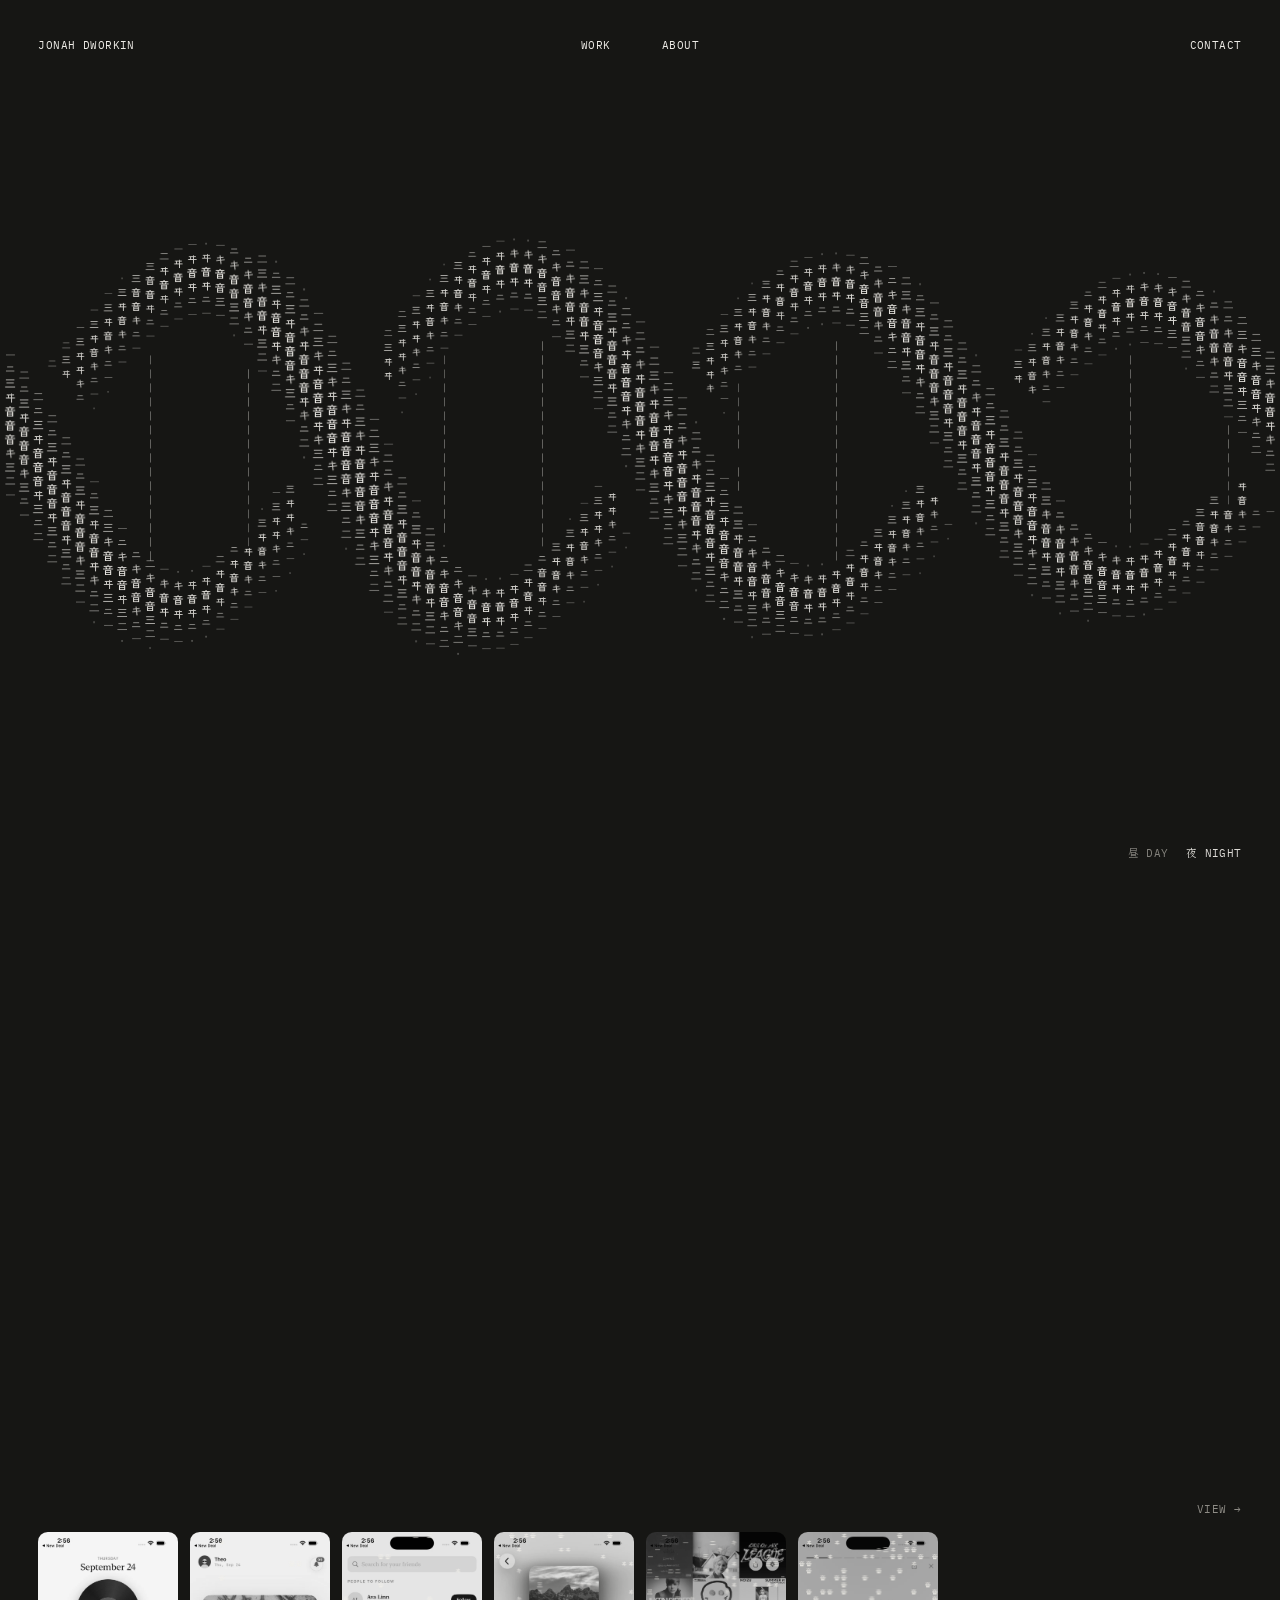
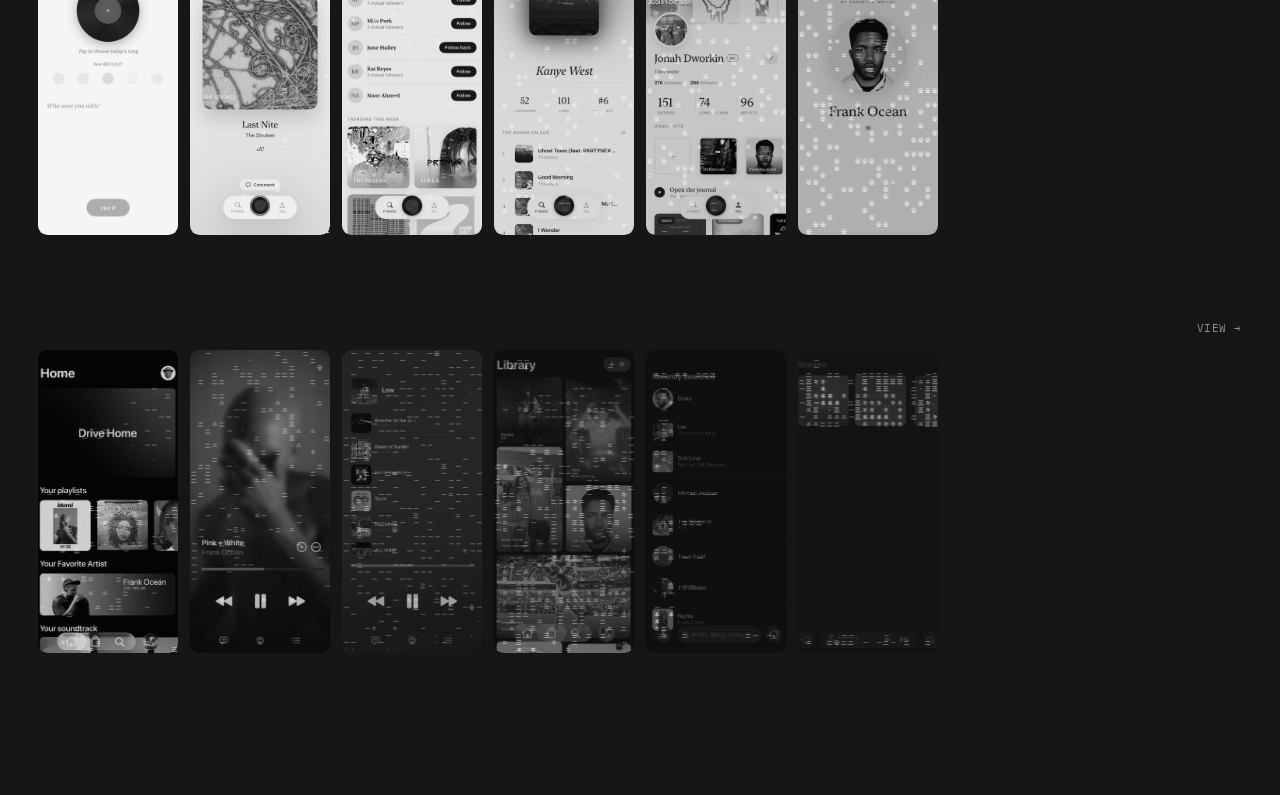
<file: index.html>
<!doctype html>
<html lang="en">
<head>
  <meta charset="utf-8" />
  <meta name="viewport" content="width=device-width, initial-scale=1" />
  <title>Jonah Dworkin — Designer</title>
  <meta name="description" content="Jonah Dworkin designs music software for iPhone. Selected work: New Deal, Cue, and an Apple Music redesign." />
  <meta name="theme-color" content="#161614" />
  <meta property="og:title" content="Jonah Dworkin — Designer" />
  <meta property="og:description" content="Designing the feel of music software." />
  <meta property="og:image" content="https://jonahdworkin.com/assets/img/nd-02-markets.webp" />
  <link rel="icon" href="assets/favicon.svg" type="image/svg+xml" />
  <link rel="preconnect" href="https://fonts.googleapis.com" />
  <link rel="preconnect" href="https://fonts.gstatic.com" crossorigin />
  <link href="https://fonts.googleapis.com/css2?family=IBM+Plex+Mono:wght@400&family=Instrument+Serif:ital@0;1&family=Shippori+Mincho:wght@500;800&family=Zen+Kaku+Gothic+New:wght@400;500&display=swap" rel="stylesheet" />
  <link rel="stylesheet" href="css/style.css?v=39" />
</head>
<body data-page="home">
  <div class="curtain" aria-hidden="true"></div>

  <header class="bar">
    <a href="index.html" class="bar__brand mono">Jonah Dworkin</a>
    <nav class="bar__links mono" aria-label="Primary">
      <a href="#work" data-scramble>Work</a>
      <a href="about.html" data-scramble>About</a>
    </nav>
    <a href="about.html#contact" class="bar__contact mono" data-scramble>Contact</a>
  </header>

  <canvas class="wave" aria-hidden="true"></canvas>

  <main class="home" id="top">
    <section class="hero">
      <h1 class="sr-only">Jonah Dworkin — designing the feel of music software</h1>
    </section>

    <!-- the work: each screen decodes out of characters, grey until you touch it; no text but the way in -->
    <section class="reel" id="work" aria-label="Selected work">
      <a class="reel__row" href="new-deal.html" aria-label="New Deal — view project">
        <span class="reel__meta mono"><span class="reel__go">View →</span></span>
        <span class="reel__strip">
          <span class="thumb"><img src="assets/img/nd-00-welcome.webp" alt="Welcome screen" /></span>
          <span class="thumb"><img src="assets/img/nd-01-which.webp" alt="Choose a side" /></span>
          <span class="thumb"><img src="assets/img/nd-00b-find-artist.webp" alt="Find your artist page" /></span>
          <span class="thumb"><img src="assets/img/nd-08-deal-kind.webp" alt="Kind of deal" /></span>
          <span class="thumb"><img src="assets/img/nd-09-territory.webp" alt="Territory" /></span>
          <span class="thumb"><img src="assets/img/nd-11-review.webp" alt="Review your deals" /></span>
          <span class="thumb"><img src="assets/img/nd-02-markets.webp" alt="Markets" /></span>
          <span class="thumb"><img src="assets/img/nd-04-place-bid.webp" alt="Place bid" /></span>
        </span>
      </a>

      <a class="reel__row" href="cue.html" aria-label="Cue — view project">
        <span class="reel__meta mono"><span class="reel__go">View →</span></span>
        <span class="reel__strip">
          <span class="thumb"><img src="assets/img/cue-01-today.webp" alt="Today's song" /></span>
          <span class="thumb"><img src="assets/img/cue-02-feed.webp" alt="A friend's song" /></span>
          <span class="thumb"><img src="assets/img/cue-03-friends.webp" alt="Find friends" /></span>
          <span class="thumb"><img src="assets/img/cue-04-artist.webp" alt="Artist page" /></span>
          <span class="thumb"><img src="assets/img/cue-05-profile.webp" alt="Profile" /></span>
          <span class="thumb"><img src="assets/img/cue-06-story.webp" alt="Story" /></span>
        </span>
      </a>

      <a class="reel__row" href="apple-music.html" aria-label="Apple Music — view project">
        <span class="reel__meta mono"><span class="reel__go">View →</span></span>
        <span class="reel__strip">
          <span class="thumb"><img src="assets/img/am-01-home.webp" alt="Home" /><video muted loop playsinline preload="none" data-src="assets/video/am-home.mp4"></video></span>
          <span class="thumb"><img src="assets/img/am-04-now-playing.webp" alt="Now playing" /><video muted loop playsinline preload="none" data-src="assets/video/am-now-playing.mp4"></video></span>
          <span class="thumb"><img src="assets/img/am-05-queue.webp" alt="Queue" /><video muted loop playsinline preload="none" data-src="assets/video/am-queue.mp4"></video></span>
          <span class="thumb"><img src="assets/img/am-07-library.webp" alt="Library" /><video muted loop playsinline preload="none" data-src="assets/video/am-library.mp4"></video></span>
          <span class="thumb"><img src="assets/img/am-02-search.webp" alt="Search" /></span>
          <span class="thumb"><img src="assets/img/am-03-stations.webp" alt="Stations" /></span>
        </span>
      </a>
    </section>
  </main>

  <div class="controls mono" role="group" aria-label="Colour mode">
    <button type="button" data-mode="day" aria-pressed="false"><span class="jp">昼</span>Day</button>
    <button type="button" data-mode="night" aria-pressed="true"><span class="jp">夜</span>Night</button>
  </div>

  <script src="assets/vendor/gsap.min.js"></script>
  <script src="assets/vendor/ScrollTrigger.min.js"></script>
  <script src="assets/vendor/lenis.min.js"></script>
  <script src="js/main.js?v=62"></script>
</body>
</html>
</file>
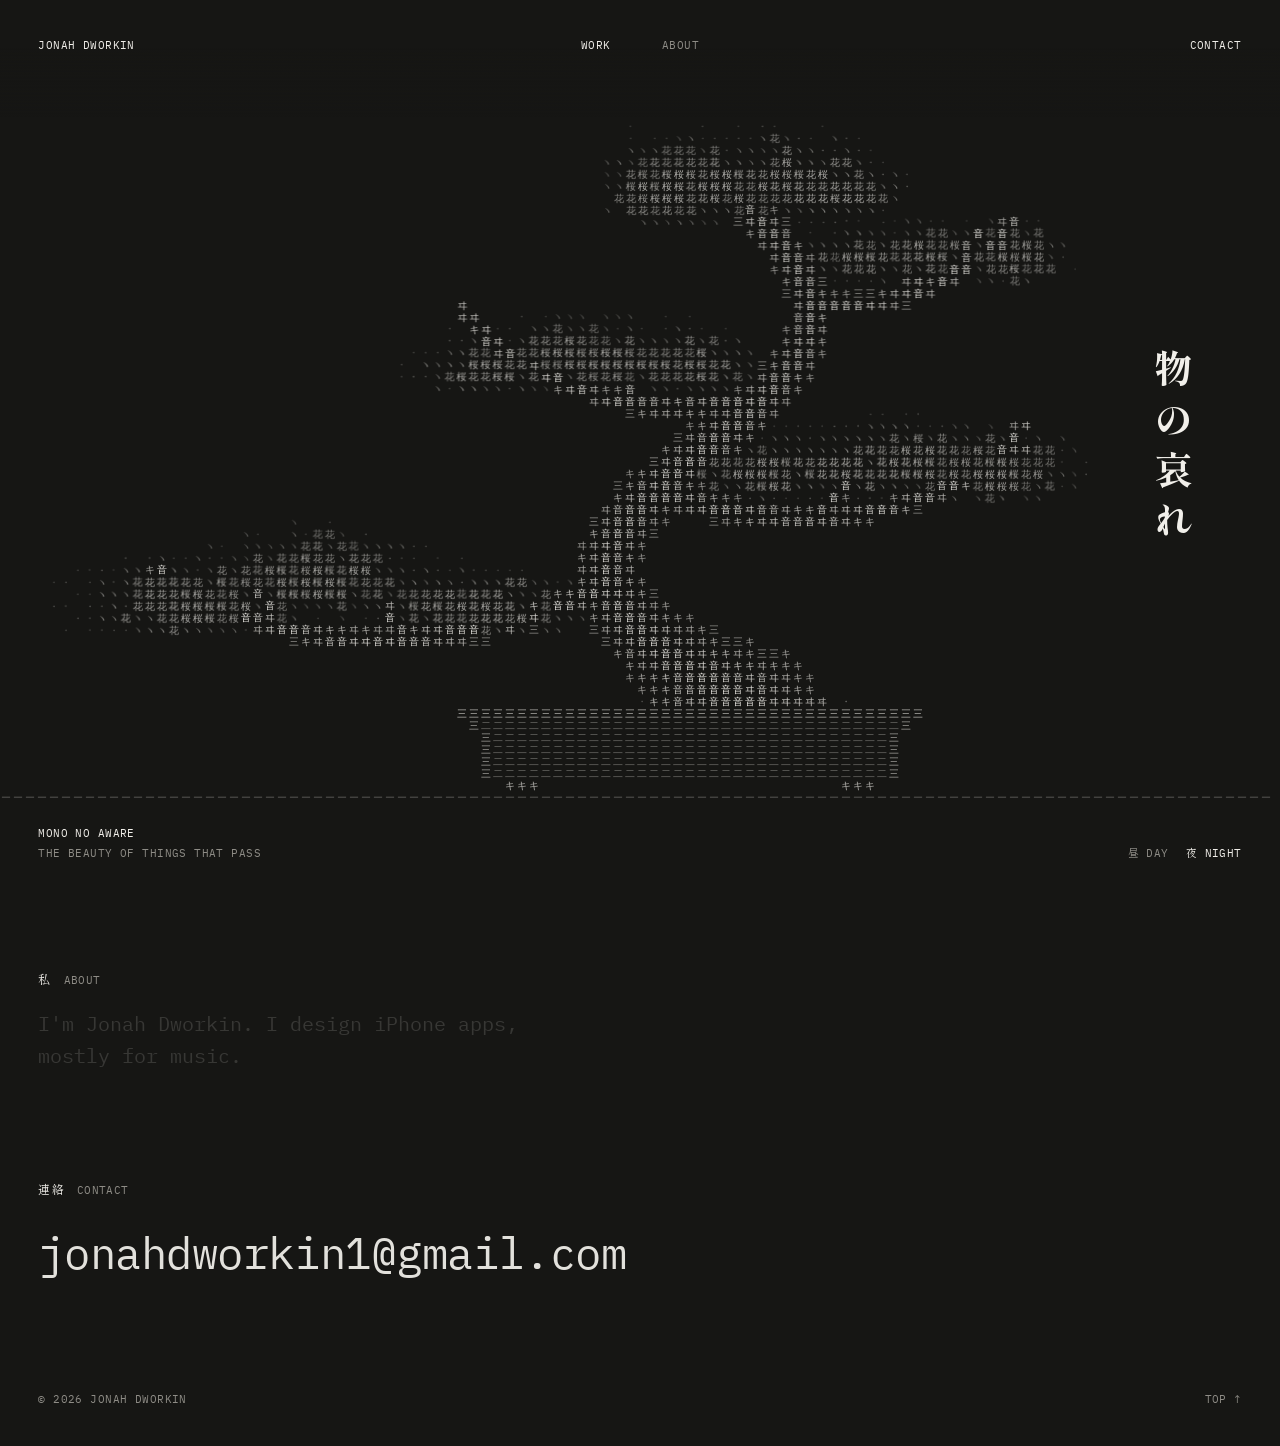
<file: about.html>
<!doctype html>
<html lang="en">
<head>
  <meta charset="utf-8" />
  <meta name="viewport" content="width=device-width, initial-scale=1" />
  <title>About — Jonah Dworkin</title>
  <meta name="description" content="Jonah Dworkin designs iPhone apps, mostly for music." />
  <meta name="theme-color" content="#161614" />
  <meta property="og:title" content="About — Jonah Dworkin" />
  <meta property="og:description" content="Jonah Dworkin designs iPhone apps, mostly for music." />
  <meta property="og:image" content="https://jonahdworkin.com/assets/img/nd-02-markets.webp" />
  <link rel="icon" href="assets/favicon.svg" type="image/svg+xml" />
  <link rel="preconnect" href="https://fonts.googleapis.com" />
  <link rel="preconnect" href="https://fonts.gstatic.com" crossorigin />
  <link href="https://fonts.googleapis.com/css2?family=IBM+Plex+Mono:wght@400&family=Instrument+Serif:ital@0;1&family=Shippori+Mincho:wght@500;800&family=Zen+Kaku+Gothic+New:wght@400;500&display=swap" rel="stylesheet" />
  <link rel="stylesheet" href="css/style.css?v=39" />
</head>
<body data-page="about">
  <div class="curtain" aria-hidden="true"></div>
  <header class="bar">
    <a href="index.html" class="bar__brand mono">Jonah Dworkin</a>
    <nav class="bar__links mono" aria-label="Primary">
      <a href="index.html#work" data-scramble>Work</a>
      <a href="about.html" data-scramble>About</a>
    </nav>
    <a href="about.html#contact" class="bar__contact mono" data-scramble>Contact</a>
  </header>

  <main id="top">
    <!-- mono no aware: a blossom tree written in characters; petals fall, turn red while they fall, and fade -->
    <section class="about-hero" aria-label="Mono no aware">
      <canvas class="blossom" aria-hidden="true"></canvas>
      <h1 class="sr-only">About Jonah Dworkin — mono no aware, the beauty of things that pass</h1>
      <p class="about-hero__jp jp" aria-hidden="true">物の哀れ</p>
      <p class="about-hero__gloss mono" aria-hidden="true"><span>Mono no aware</span><span>The beauty of things that pass</span></p>
    </section>

    <section class="about" id="about">
      <p class="label mono"><span class="jp">私</span>About</p>
      <p class="about__text" data-words>I'm Jonah Dworkin. I design iPhone apps, mostly for music.</p>
    </section>

    <footer class="contact" id="contact">
      <p class="label mono"><span class="jp">連絡</span>Contact</p>
      <a class="contact__mail mono" href="mailto:jonahdworkin1@gmail.com" data-reveal>jonahdworkin1@gmail.com</a>
      <div class="contact__foot mono">
        <span>© 2026 Jonah Dworkin</span>
        <a href="#top" data-scramble>Top ↑</a>
      </div>
    </footer>
  </main>

  <div class="controls mono" role="group" aria-label="Colour mode">
    <button type="button" data-mode="day" aria-pressed="false"><span class="jp">昼</span>Day</button>
    <button type="button" data-mode="night" aria-pressed="true"><span class="jp">夜</span>Night</button>
  </div>


  <script src="assets/vendor/gsap.min.js"></script>
  <script src="assets/vendor/ScrollTrigger.min.js"></script>
  <script src="assets/vendor/lenis.min.js"></script>
  <script src="js/main.js?v=62"></script>
</body>
</html>
</file>
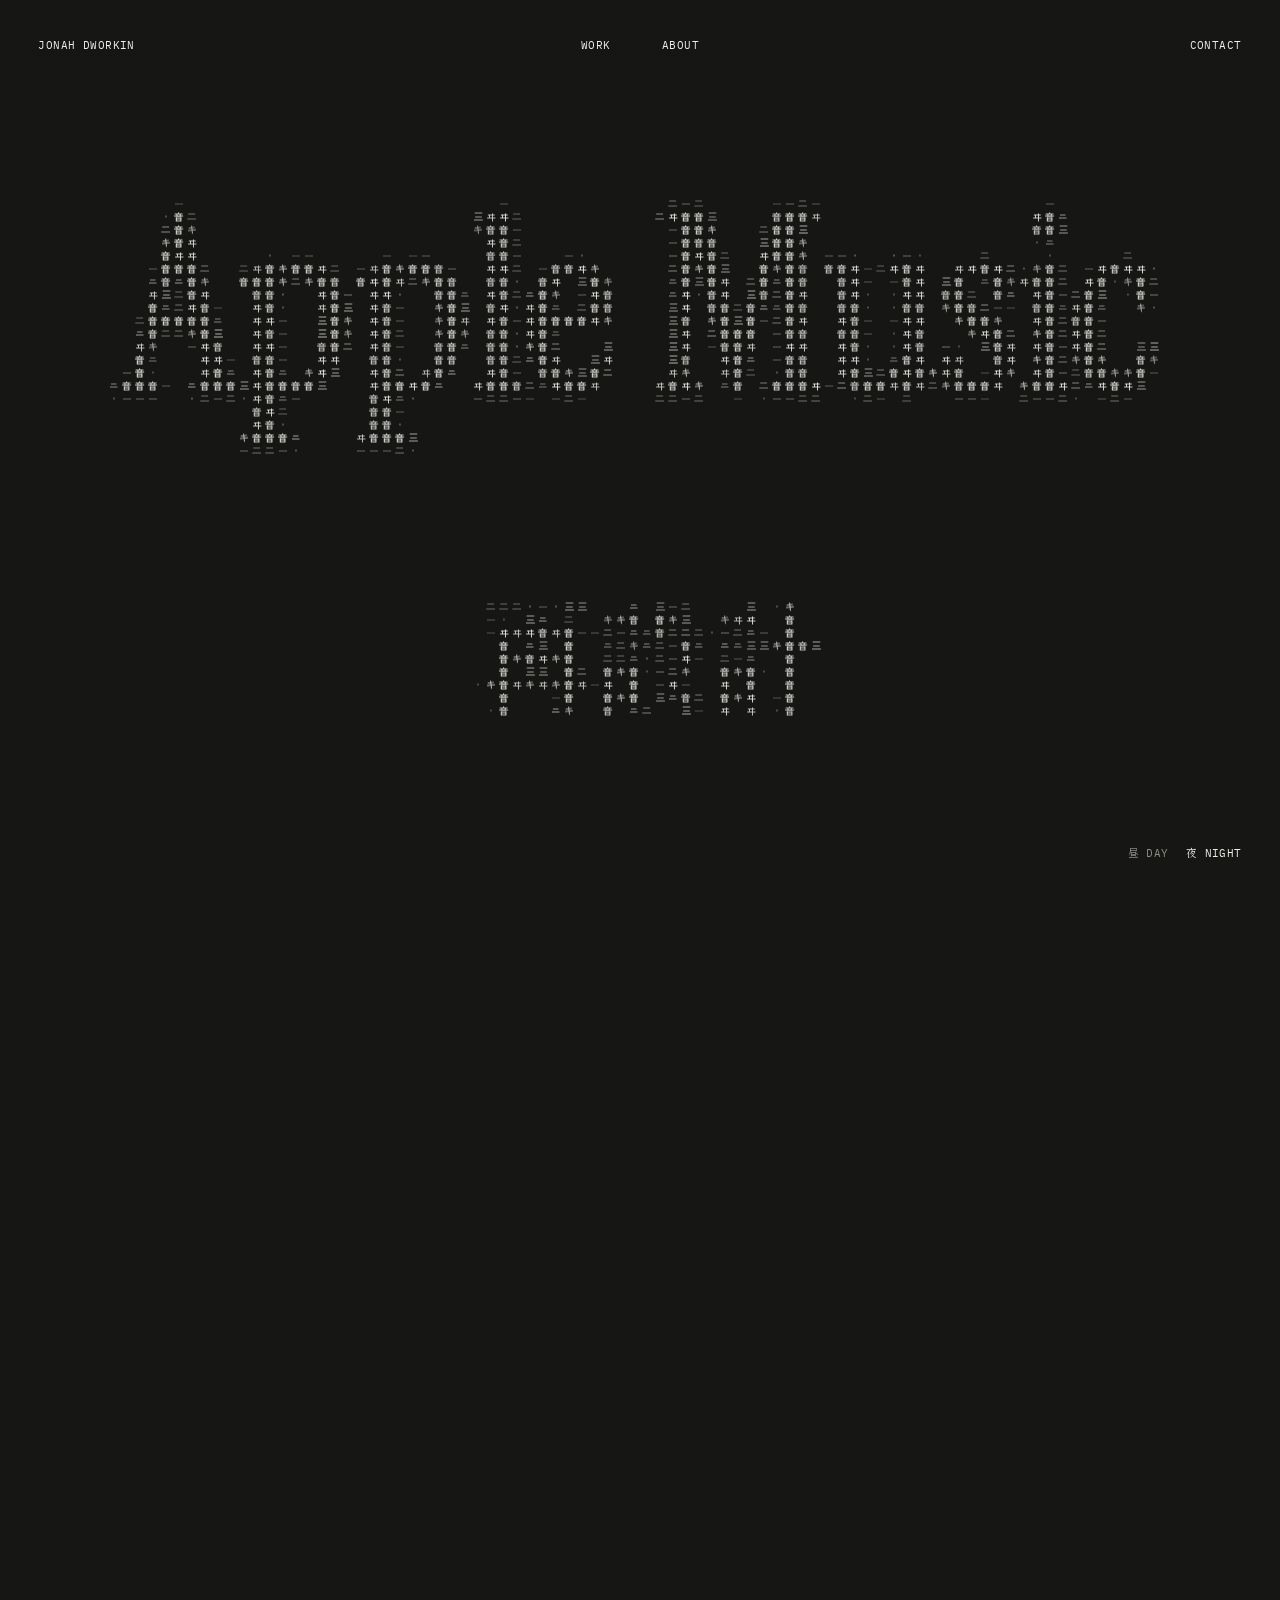
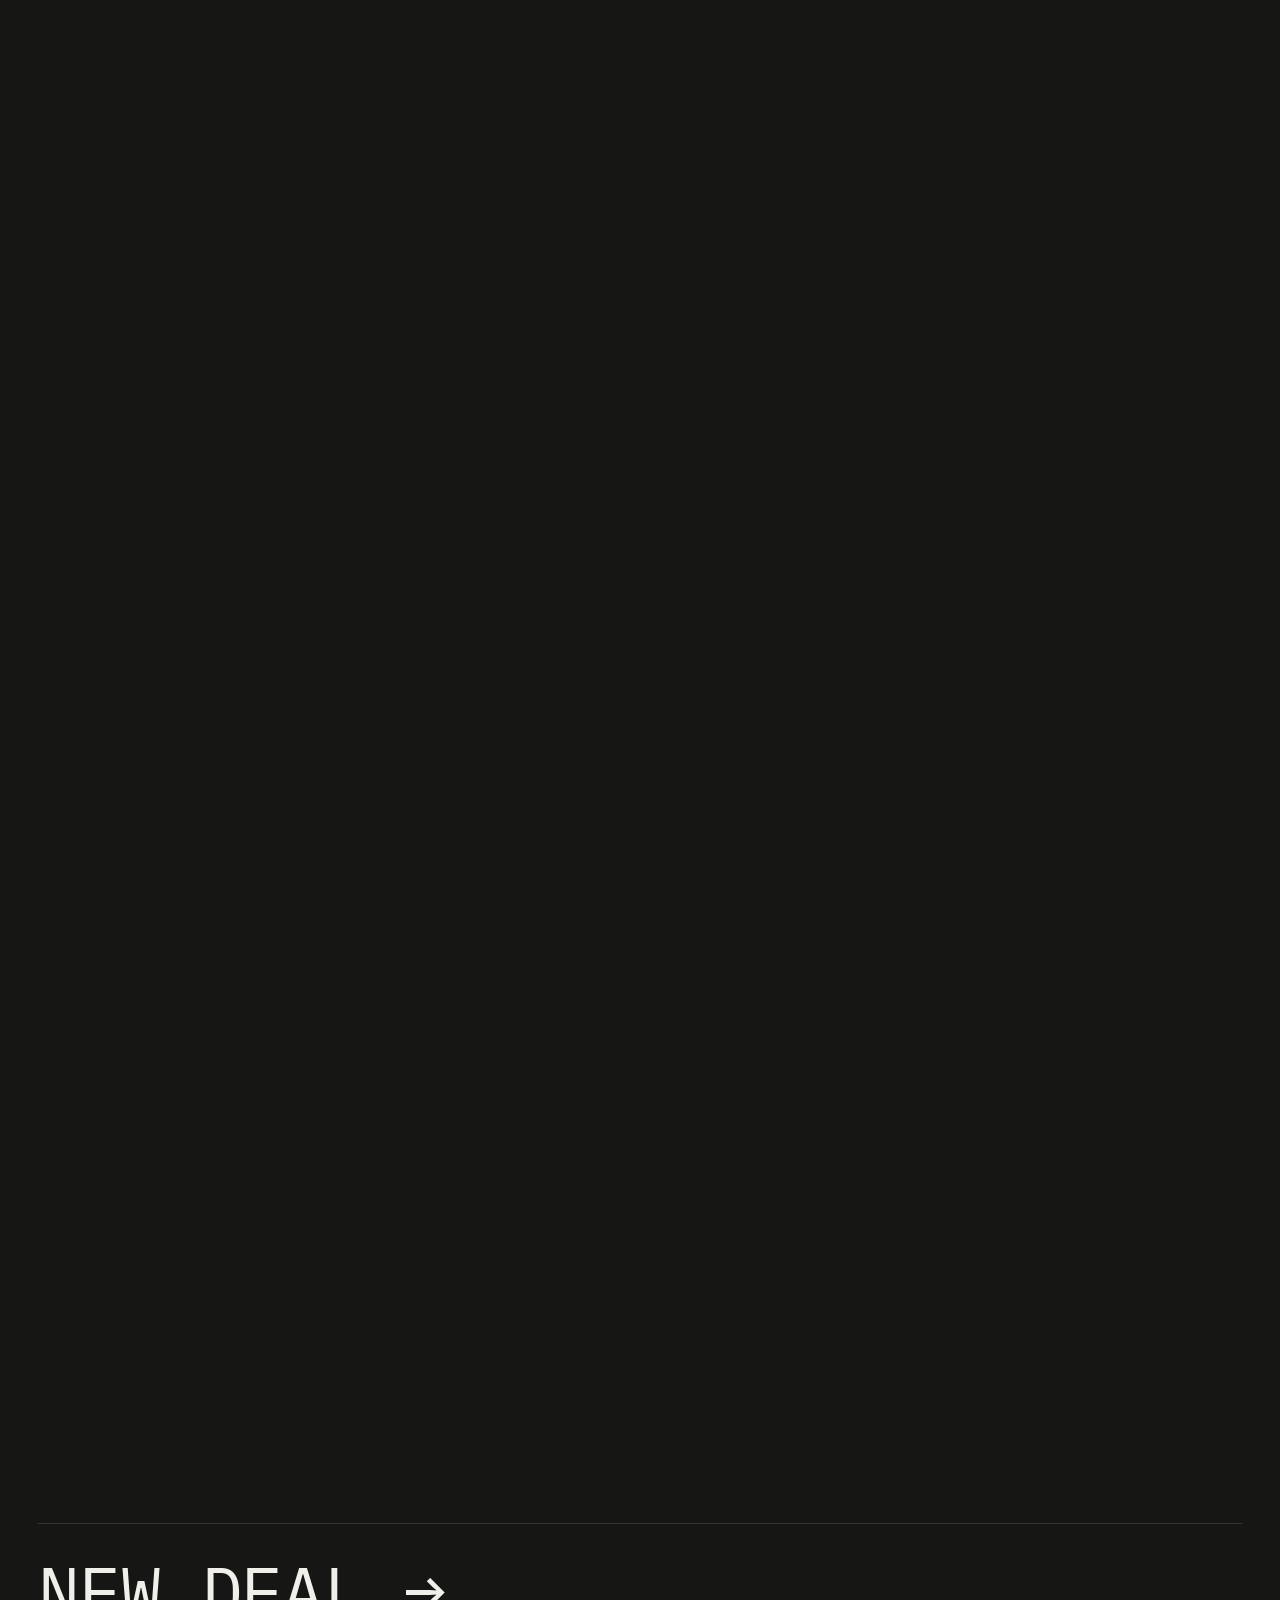
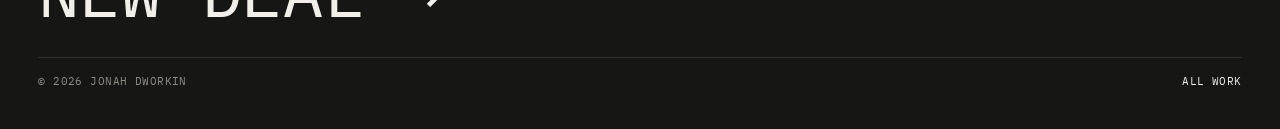
<file: apple-music.html>
<!doctype html>
<html lang="en">
<head>
  <meta charset="utf-8" />
  <meta name="viewport" content="width=device-width, initial-scale=1" />
  <title>Apple Music — Jonah Dworkin</title>
  <meta name="description" content="Apple Music — a redesign concept by Jonah Dworkin. Personal project, not affiliated with Apple." />
  <meta name="theme-color" content="#161614" />
  <meta property="og:title" content="Apple Music — Jonah Dworkin" />
  <meta property="og:description" content="Apple Music — a redesign concept by Jonah Dworkin. Personal project, not affiliated with Apple." />
  <meta property="og:image" content="https://jonahdworkin.com/assets/img/am-01-home.webp" />
  <link rel="icon" href="assets/favicon.svg" type="image/svg+xml" />
  <link rel="preconnect" href="https://fonts.googleapis.com" />
  <link rel="preconnect" href="https://fonts.gstatic.com" crossorigin />
  <link href="https://fonts.googleapis.com/css2?family=IBM+Plex+Mono:wght@400&family=Instrument+Serif:ital@0;1&family=Shippori+Mincho:wght@500;800&family=Zen+Kaku+Gothic+New:wght@400;500&display=swap" rel="stylesheet" />
  <link rel="stylesheet" href="css/style.css?v=39" />
</head>
<body data-page="project">
  <div class="curtain" aria-hidden="true"></div>

  <header class="bar">
    <a href="index.html" class="bar__brand mono">Jonah Dworkin</a>
    <nav class="bar__links mono" aria-label="Primary">
      <a href="index.html#work" data-scramble>Work</a>
      <a href="about.html" data-scramble>About</a>
    </nav>
    <a href="about.html#contact" class="bar__contact mono" data-scramble>Contact</a>
  </header>

  <canvas class="wave" aria-hidden="true"></canvas>

  <main class="proj" id="top">
    <section class="proj-hero" data-title="Apple Music" data-jp="再設計">
      <h1 class="proj-hero__title sr-only">Apple Music — a redesign concept</h1>
    </section>

    <!-- the same ring as Cue: the title lands on the front phone; scrolling turns it, and the phone facing you plays -->
    <section class="ring" data-ring data-ring-unique="4" aria-label="Apple Music redesign, in motion">
      <div class="ring__stage">
        <div class="ring__spin">
          <figure class="ring__item"><div class="ring__phone"><span class="thumb ring__screen"><img src="assets/img/am-01-home.webp" alt="Apple Music redesign — Home" /><video muted loop playsinline preload="none" data-src="assets/video/am-home.mp4" aria-label="Home recording"></video></span></div></figure>
          <figure class="ring__item"><div class="ring__phone"><span class="thumb ring__screen"><img src="assets/img/am-04-now-playing.webp" alt="Apple Music redesign — Now playing" /><video muted loop playsinline preload="none" data-src="assets/video/am-now-playing.mp4" aria-label="Now playing recording"></video></span></div></figure>
          <figure class="ring__item"><div class="ring__phone"><span class="thumb ring__screen"><img src="assets/img/am-05-queue.webp" alt="Apple Music redesign — Queue" /><video muted loop playsinline preload="none" data-src="assets/video/am-queue.mp4" aria-label="Queue recording"></video></span></div></figure>
          <figure class="ring__item"><div class="ring__phone"><span class="thumb ring__screen"><img src="assets/img/am-07-library.webp" alt="Apple Music redesign — Library" /><video muted loop playsinline preload="none" data-src="assets/video/am-library.mp4" aria-label="Library recording"></video></span></div></figure>
          <figure class="ring__item" aria-hidden="true"><div class="ring__phone"><span class="thumb ring__screen"><img src="assets/img/am-01-home.webp" alt="" data-alt="Apple Music redesign — Home" /><video muted loop playsinline preload="none" data-src="assets/video/am-home.mp4" aria-label="Home recording"></video></span></div></figure>
          <figure class="ring__item" aria-hidden="true"><div class="ring__phone"><span class="thumb ring__screen"><img src="assets/img/am-04-now-playing.webp" alt="" data-alt="Apple Music redesign — Now playing" /><video muted loop playsinline preload="none" data-src="assets/video/am-now-playing.mp4" aria-label="Now playing recording"></video></span></div></figure>
          <figure class="ring__item" aria-hidden="true"><div class="ring__phone"><span class="thumb ring__screen"><img src="assets/img/am-05-queue.webp" alt="" data-alt="Apple Music redesign — Queue" /><video muted loop playsinline preload="none" data-src="assets/video/am-queue.mp4" aria-label="Queue recording"></video></span></div></figure>
          <figure class="ring__item" aria-hidden="true"><div class="ring__phone"><span class="thumb ring__screen"><img src="assets/img/am-07-library.webp" alt="" data-alt="Apple Music redesign — Library" /><video muted loop playsinline preload="none" data-src="assets/video/am-library.mp4" aria-label="Library recording"></video></span></div></figure>
        </div>
      </div>
    </section>

    <a class="proj-next" href="new-deal.html">
      <span class="proj-next__title mono"><span data-scramble>New Deal</span> →</span>
    </a>
    <footer class="proj-foot mono">
      <span>© 2026 Jonah Dworkin</span>
      <a href="index.html#work" data-scramble>All work</a>
    </footer>
  </main>

  <div class="controls mono" role="group" aria-label="Colour mode">
    <button type="button" data-mode="day" aria-pressed="false"><span class="jp">昼</span>Day</button>
    <button type="button" data-mode="night" aria-pressed="true"><span class="jp">夜</span>Night</button>
  </div>

  <script src="assets/vendor/gsap.min.js"></script>
  <script src="assets/vendor/ScrollTrigger.min.js"></script>
  <script src="assets/vendor/lenis.min.js"></script>
  <script src="js/main.js?v=62"></script>
</body>
</html>
</file>
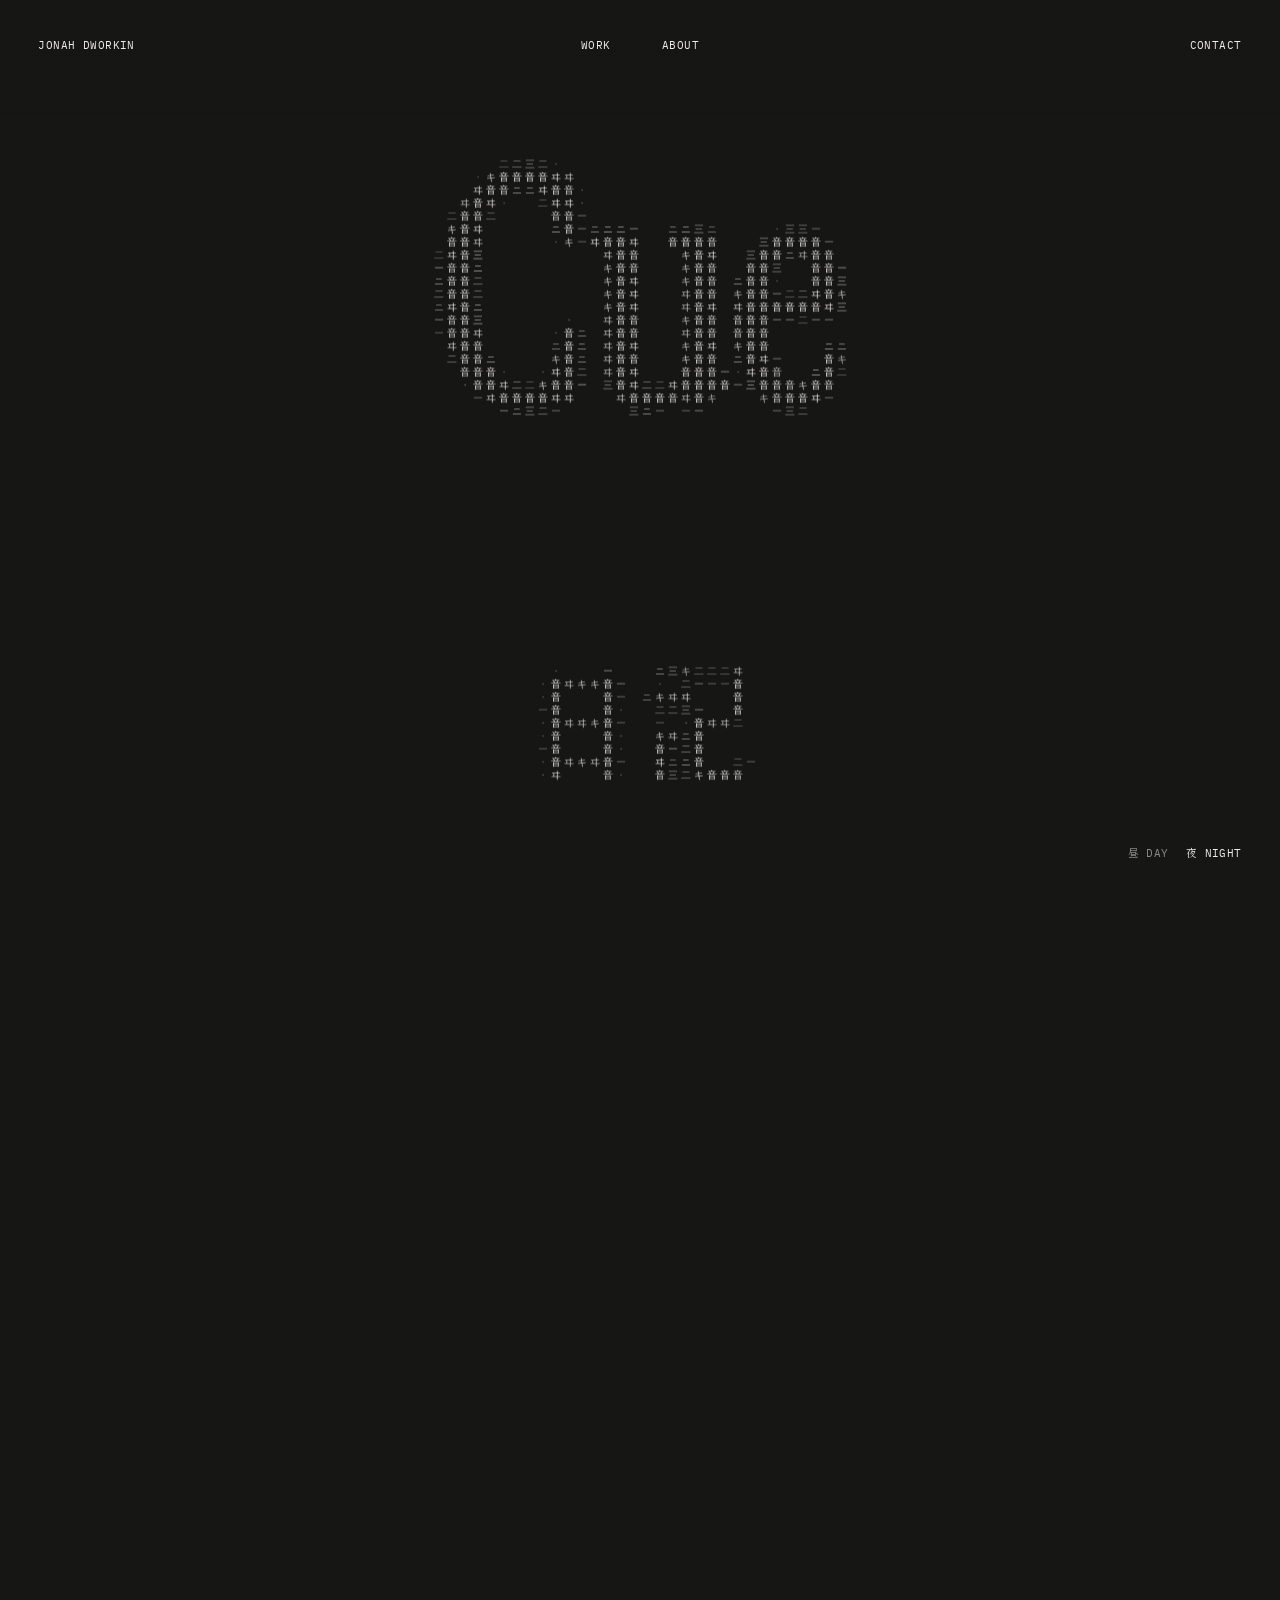
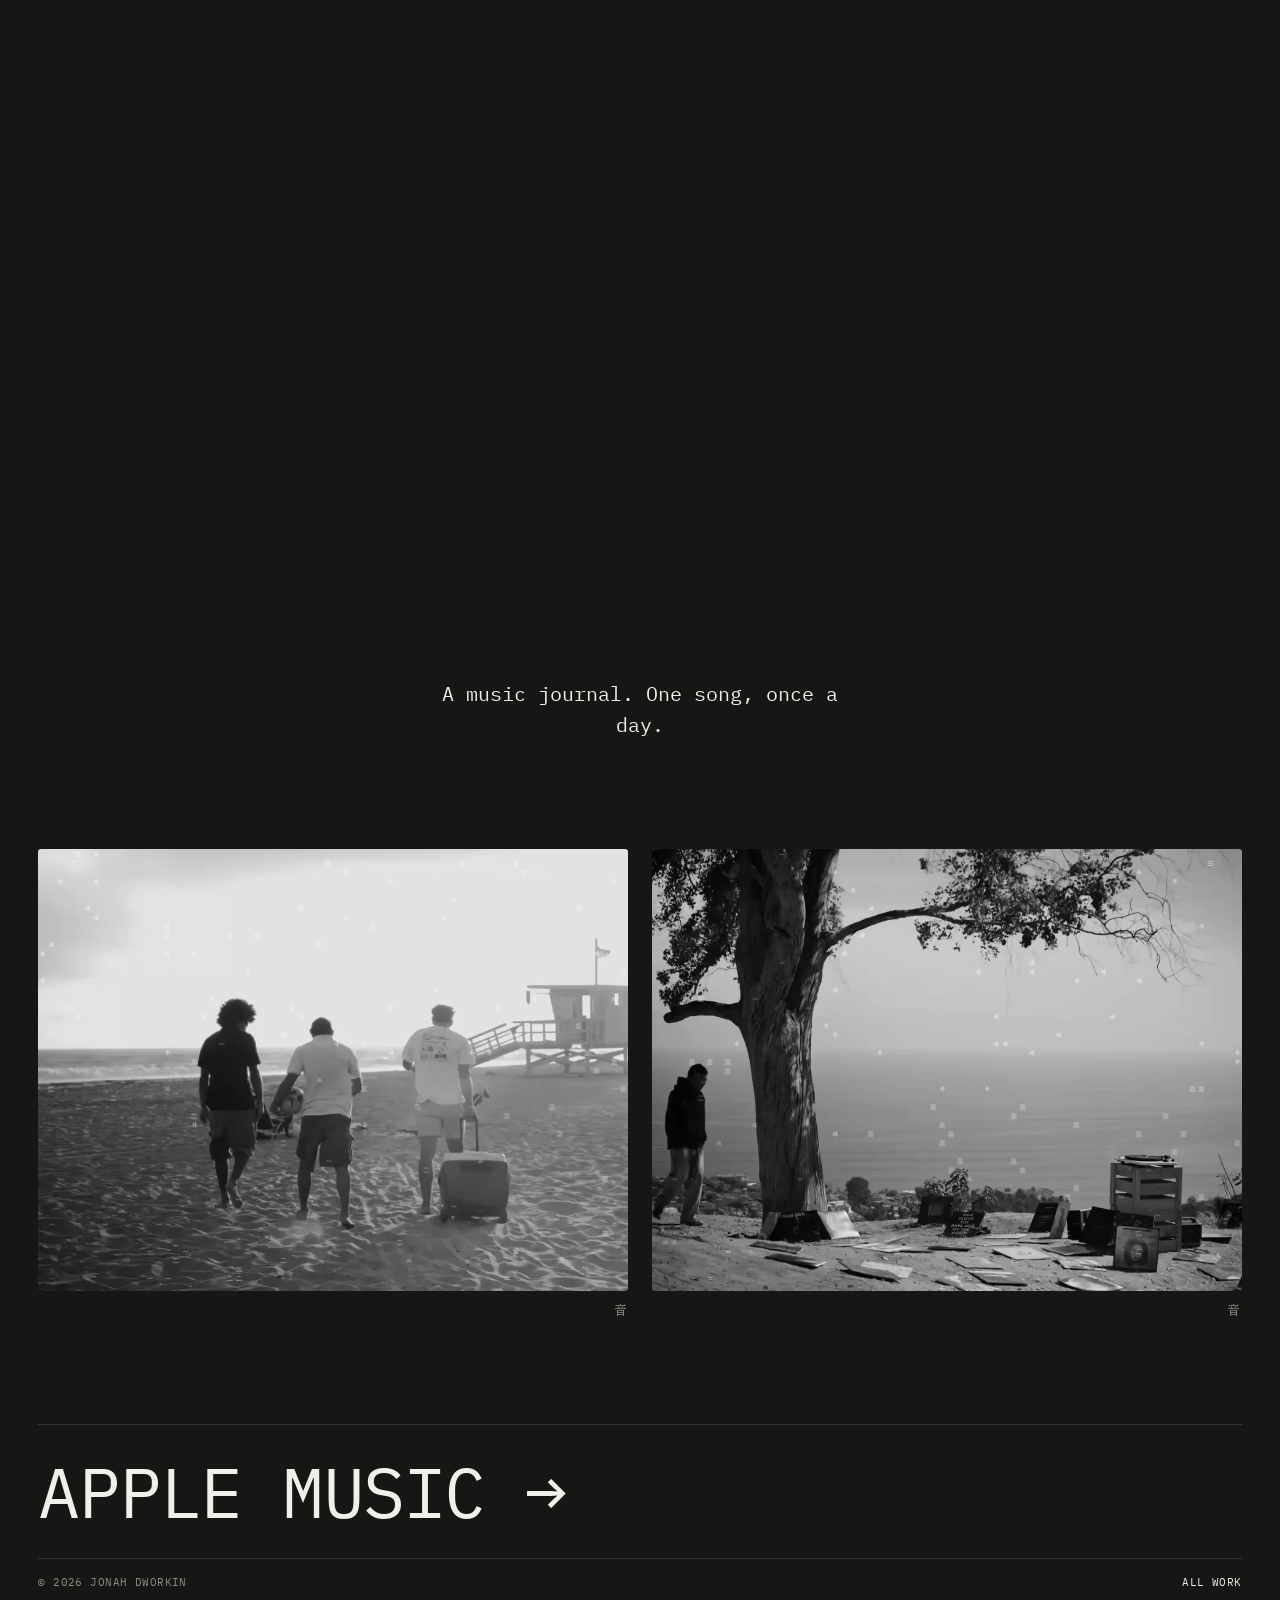
<file: cue.html>
<!doctype html>
<html lang="en">
<head>
  <meta charset="utf-8" />
  <meta name="viewport" content="width=device-width, initial-scale=1" />
  <title>Cue — Jonah Dworkin</title>
  <meta name="description" content="Cue — a music journal: one song a day, shared with friends." />
  <meta name="theme-color" content="#161614" />
  <meta property="og:title" content="Cue — Jonah Dworkin" />
  <meta property="og:description" content="Cue — a music journal: one song a day, shared with friends." />
  <meta property="og:image" content="https://jonahdworkin.com/assets/img/cue-01-today.webp" />
  <link rel="icon" href="assets/favicon.svg" type="image/svg+xml" />
  <link rel="preconnect" href="https://fonts.googleapis.com" />
  <link rel="preconnect" href="https://fonts.gstatic.com" crossorigin />
  <link href="https://fonts.googleapis.com/css2?family=IBM+Plex+Mono:wght@400&family=Instrument+Serif:ital@0;1&family=Shippori+Mincho:wght@500;800&family=Zen+Kaku+Gothic+New:wght@400;500&display=swap" rel="stylesheet" />
  <link rel="stylesheet" href="css/style.css?v=39" />
</head>
<body data-page="project">
  <div class="curtain" aria-hidden="true"></div>

  <header class="bar">
    <a href="index.html" class="bar__brand mono">Jonah Dworkin</a>
    <nav class="bar__links mono" aria-label="Primary">
      <a href="index.html#work" data-scramble>Work</a>
      <a href="about.html" data-scramble>About</a>
    </nav>
    <a href="about.html#contact" class="bar__contact mono" data-scramble>Contact</a>
  </header>

  <canvas class="wave" aria-hidden="true"></canvas>

  <main class="proj" id="top">
    <section class="proj-hero" data-title="Cue" data-jp="日記">
      <h1 class="proj-hero__title sr-only">Cue — a music journal</h1>
    </section>

    <!-- a ring of phones: the title lands on the front one, scrolling turns the ring -->
    <section class="ring" data-ring aria-label="Cue, screen by screen">
      <div class="ring__stage">
        <div class="ring__spin">
        <figure class="ring__item"><div class="ring__phone"><span class="thumb ring__screen"><img src="assets/img/cue-01-today.webp" alt="Cue — One song a day: Tap the record to choose today&#x27;s song. The constraint is the point." /></span></div></figure>
        <figure class="ring__item"><div class="ring__phone"><span class="thumb ring__screen"><img src="assets/img/cue-02-feed.webp" alt="Cue — A friend&#x27;s song: Open the app and the first thing you see is what someone you follow cued today — with room for a comment." /></span></div></figure>
        <figure class="ring__item"><div class="ring__phone"><span class="thumb ring__screen"><img src="assets/img/cue-03-friends.webp" alt="Cue — Find your people: Follow friends, follow back, and see what everyone is listening to this week." /></span></div></figure>
        <figure class="ring__item"><div class="ring__phone"><span class="thumb ring__screen"><img src="assets/img/cue-04-artist.webp" alt="Cue — Artist pages: Every artist is ranked by the people who cued them: listeners, logs and a place on the chart." /></span></div></figure>
        <figure class="ring__item"><div class="ring__phone"><span class="thumb ring__screen"><img src="assets/img/cue-06-story.webp" alt="Cue — Stories: Pin a favourite artist or the song that defines you, and share it as a card." /></span></div></figure>
        <figure class="ring__item"><div class="ring__phone"><span class="thumb ring__screen"><img src="assets/img/cue-05-profile.webp" alt="Cue — Your year: 151 entries and a 74-day run. Highlights, and a journal you can open year by year." /></span></div></figure>
        </div>
      </div>
    </section>

    <section class="proj-info proj-info--short" data-reveal>
      <p class="proj-info__lede">A music journal. One song, once a day.</p>
    </section>

    <!-- two films: Cue away from the screen. They arrive in characters like every other screen,
         play in grey and take their colour in the middle of the view. Click one to hear it. -->
    <section class="films" id="films" aria-label="Cue films">
      <figure class="films__item">
        <span class="thumb films__frame"><img src="assets/img/cue-film-beach.webp" alt="Cue film — friends on the beach at golden hour" /><video muted loop playsinline preload="none" data-src="assets/video/cue-beach.mp4"></video></span>
        <button type="button" class="films__sound jp" aria-pressed="false" aria-label="Play the beach film's sound">音</button>
      </figure>
      <figure class="films__item">
        <span class="thumb films__frame"><img src="assets/img/cue-film-hill.webp" alt="Cue film — records laid out on a hilltop over the sea, Blond on the turntable" /><video muted loop playsinline preload="none" data-src="assets/video/cue-hill.mp4"></video></span>
        <button type="button" class="films__sound jp" aria-pressed="false" aria-label="Play the hilltop film's sound">音</button>
      </figure>
    </section>

    <a class="proj-next" href="apple-music.html">
      <span class="proj-next__title mono"><span data-scramble>Apple Music</span> →</span>
    </a>
    <footer class="proj-foot mono">
      <span>© 2026 Jonah Dworkin</span>
      <a href="index.html#work" data-scramble>All work</a>
    </footer>
  </main>

  <div class="controls mono" role="group" aria-label="Colour mode">
    <button type="button" data-mode="day" aria-pressed="false"><span class="jp">昼</span>Day</button>
    <button type="button" data-mode="night" aria-pressed="true"><span class="jp">夜</span>Night</button>
  </div>

  <script src="assets/vendor/gsap.min.js"></script>
  <script src="assets/vendor/ScrollTrigger.min.js"></script>
  <script src="assets/vendor/lenis.min.js"></script>
  <script src="js/main.js?v=62"></script>
</body>
</html>
</file>
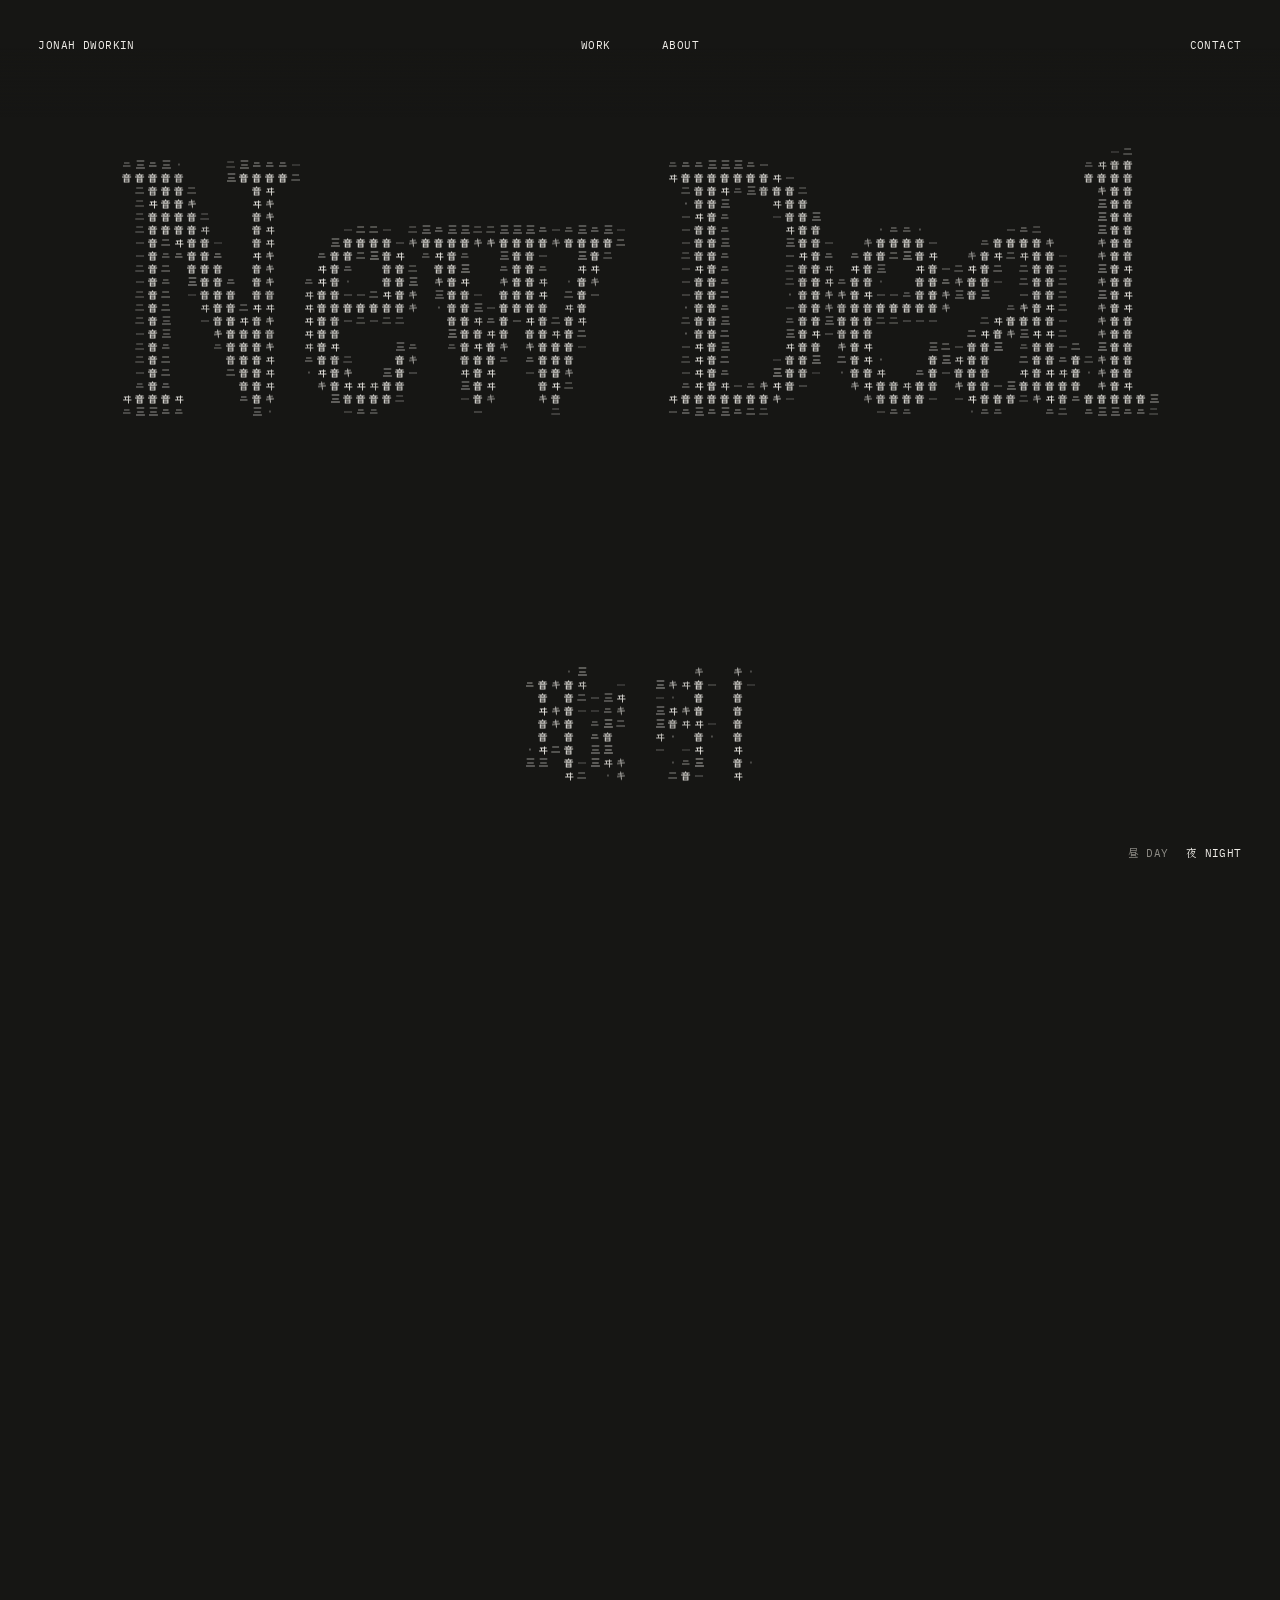
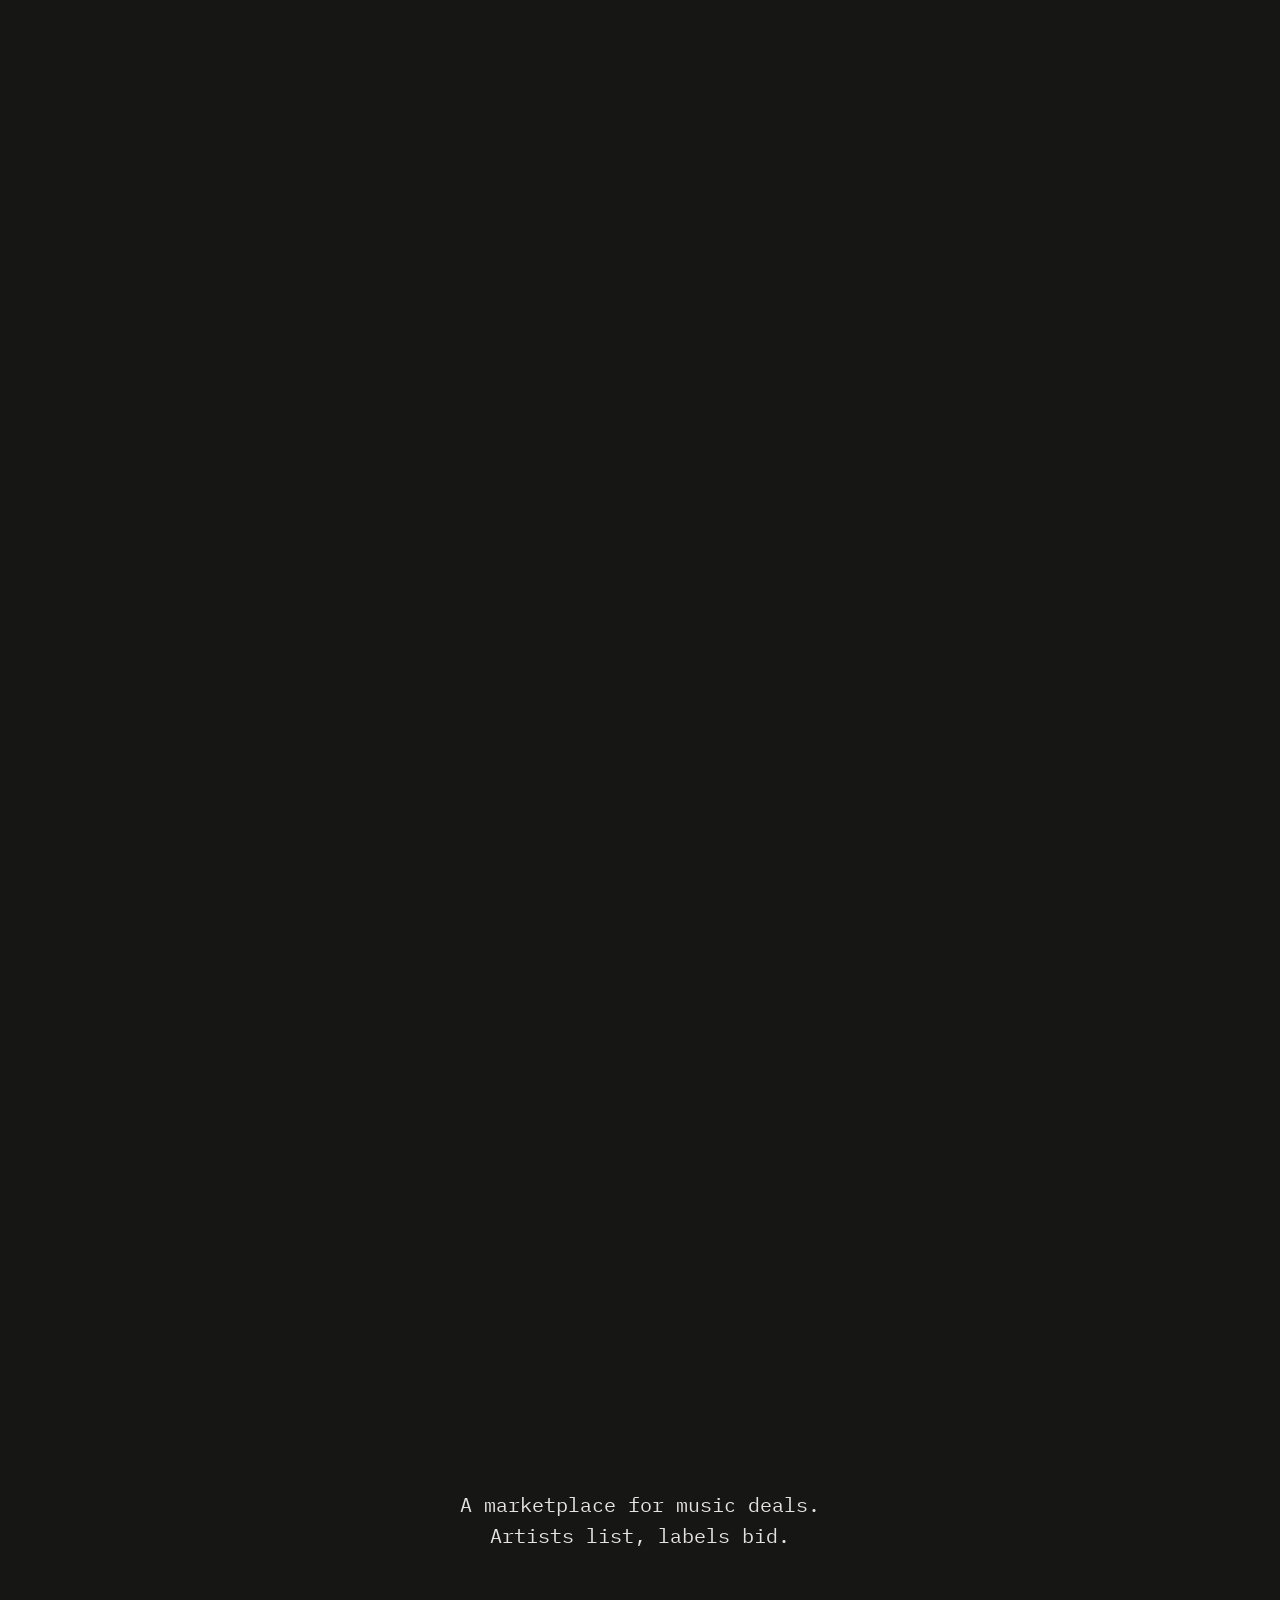
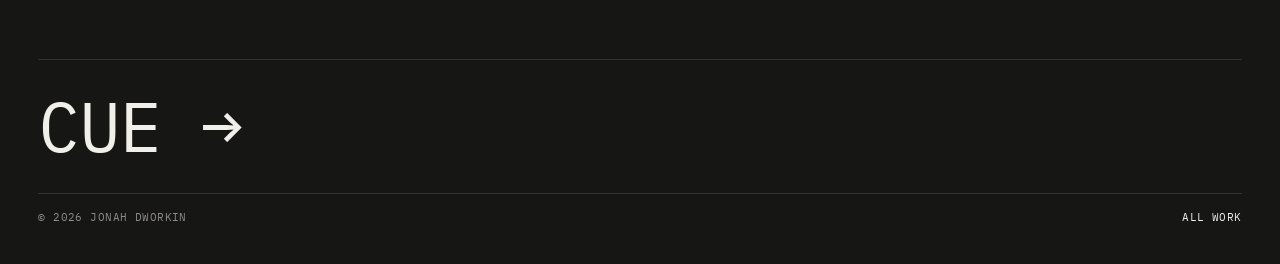
<file: new-deal.html>
<!doctype html>
<html lang="en">
<head>
  <meta charset="utf-8" />
  <meta name="viewport" content="width=device-width, initial-scale=1" />
  <title>New Deal — Jonah Dworkin</title>
  <meta name="description" content="New Deal — a marketplace where artists list their deals and labels bid on them in the open." />
  <meta name="theme-color" content="#161614" />
  <meta property="og:title" content="New Deal — Jonah Dworkin" />
  <meta property="og:description" content="New Deal — a marketplace where artists list their deals and labels bid on them in the open." />
  <meta property="og:image" content="https://jonahdworkin.com/assets/img/nd-00-welcome.webp" />
  <link rel="icon" href="assets/favicon.svg" type="image/svg+xml" />
  <link rel="preconnect" href="https://fonts.googleapis.com" />
  <link rel="preconnect" href="https://fonts.gstatic.com" crossorigin />
  <link href="https://fonts.googleapis.com/css2?family=IBM+Plex+Mono:wght@400&family=Instrument+Serif:ital@0;1&family=Shippori+Mincho:wght@500;800&family=Zen+Kaku+Gothic+New:wght@400;500&display=swap" rel="stylesheet" />
  <link rel="stylesheet" href="css/style.css?v=39" />
</head>
<body data-page="project">
  <div class="curtain" aria-hidden="true"></div>

  <header class="bar">
    <a href="index.html" class="bar__brand mono">Jonah Dworkin</a>
    <nav class="bar__links mono" aria-label="Primary">
      <a href="index.html#work" data-scramble>Work</a>
      <a href="about.html" data-scramble>About</a>
    </nav>
    <a href="about.html#contact" class="bar__contact mono" data-scramble>Contact</a>
  </header>

  <canvas class="wave" aria-hidden="true"></canvas>

  <main class="proj" id="top">
    <section class="proj-hero" data-title="New Deal" data-jp="取引">
      <h1 class="proj-hero__title sr-only">New Deal — a marketplace for music deals</h1>
    </section>

    <!-- a ring of phones: the title lands on the front one, scrolling turns the ring -->
    <section class="ring" data-ring aria-label="New Deal, screen by screen">
      <div class="ring__stage">
        <div class="ring__spin">
          <figure class="ring__item"><div class="ring__phone"><span class="thumb ring__screen"><img src="assets/img/nd-00-welcome.webp" alt="New Deal — Welcome" /></span></div></figure>
          <figure class="ring__item"><div class="ring__phone"><span class="thumb ring__screen"><img src="assets/img/nd-01-which.webp" alt="New Deal — Choose a side: artist, or label, publisher, merch company" /></span></div></figure>
          <figure class="ring__item"><div class="ring__phone"><span class="thumb ring__screen"><img src="assets/img/nd-09-territory.webp" alt="New Deal — Territory" /></span></div></figure>
          <figure class="ring__item"><div class="ring__phone"><span class="thumb ring__screen"><img src="assets/img/nd-11-review.webp" alt="New Deal — Review your deals" /></span></div></figure>
          <figure class="ring__item"><div class="ring__phone"><span class="thumb ring__screen"><img src="assets/img/nd-07-artist-home.webp" alt="New Deal — Artist home with bids" /></span></div></figure>
          <figure class="ring__item"><div class="ring__phone"><span class="thumb ring__screen"><img src="assets/img/nd-02-markets.webp" alt="New Deal — Markets" /></span></div></figure>
          <figure class="ring__item"><div class="ring__phone"><span class="thumb ring__screen"><img src="assets/img/nd-03-market-page.webp" alt="New Deal — An artist's market page" /></span></div></figure>
          <figure class="ring__item"><div class="ring__phone"><span class="thumb ring__screen"><img src="assets/img/nd-04-place-bid.webp" alt="New Deal — Place a bid" /></span></div></figure>
        </div>
      </div>
    </section>

    <section class="proj-info proj-info--short" data-reveal>
      <p class="proj-info__lede">A marketplace for music deals. Artists list, labels bid.</p>
    </section>

    <a class="proj-next" href="cue.html">
      <span class="proj-next__title mono"><span data-scramble>Cue</span> →</span>
    </a>
    <footer class="proj-foot mono">
      <span>© 2026 Jonah Dworkin</span>
      <a href="index.html#work" data-scramble>All work</a>
    </footer>
  </main>

  <div class="controls mono" role="group" aria-label="Colour mode">
    <button type="button" data-mode="day" aria-pressed="false"><span class="jp">昼</span>Day</button>
    <button type="button" data-mode="night" aria-pressed="true"><span class="jp">夜</span>Night</button>
  </div>

  <script src="assets/vendor/gsap.min.js"></script>
  <script src="assets/vendor/ScrollTrigger.min.js"></script>
  <script src="assets/vendor/lenis.min.js"></script>
  <script src="js/main.js?v=62"></script>
</body>
</html>
</file>
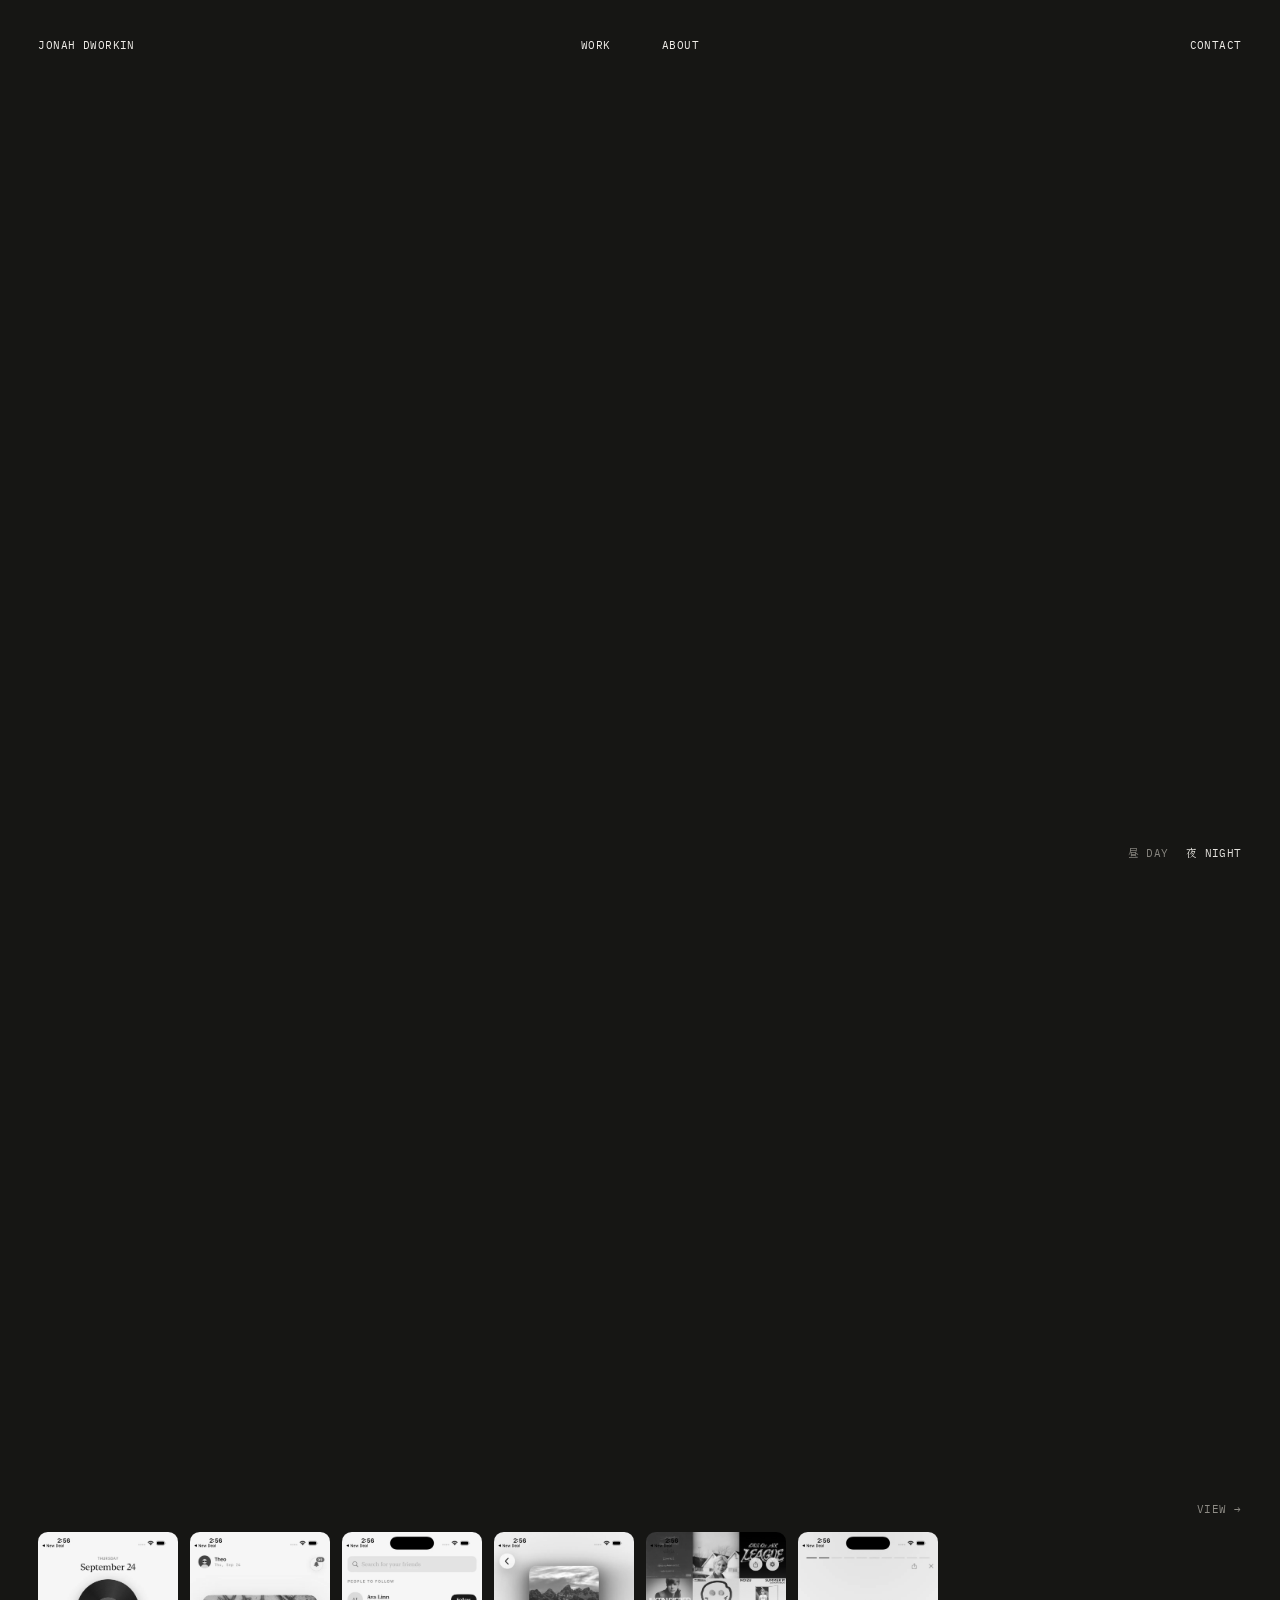
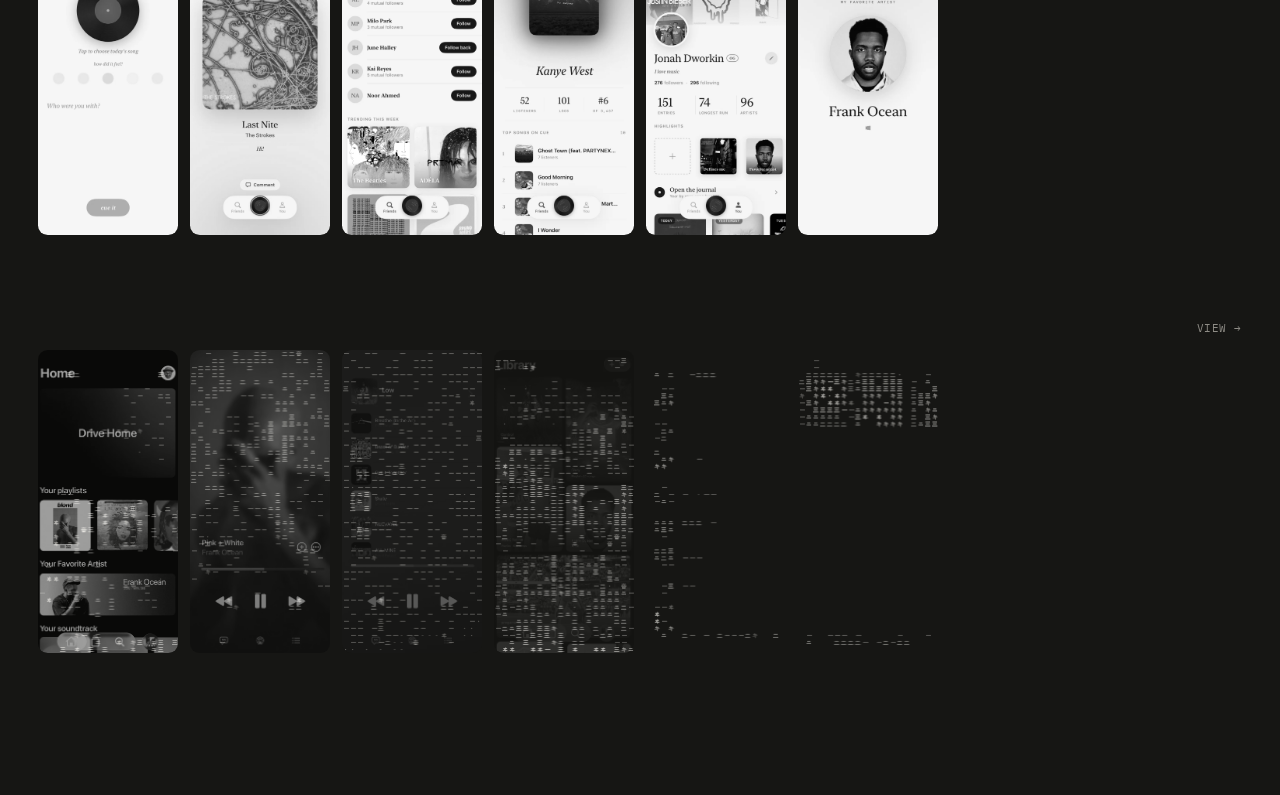
<file: work.html>
<!doctype html>
<html lang="en">
<head>
  <meta charset="utf-8" />
  <title>Work — Jonah Dworkin</title>
  <meta name="robots" content="noindex" />
  <meta http-equiv="refresh" content="0; url=index.html#work" />
  <link rel="canonical" href="index.html#work" />
  <script>
    // old links pointed at work.html#project — send them to the project's own page
    var map = { "#new-deal": "new-deal.html", "#cue": "cue.html", "#apple-music": "apple-music.html" };
    location.replace(map[location.hash] || "index.html#work");
  </script>
</head>
<body><a href="index.html#work">Selected work</a></body>
</html>
</file>
<file: css/style.css>
/* ==========================================================================
   Jonah Dworkin — Portfolio
   生成り paper · 墨 ink · 朱 vermilion
   ========================================================================== */

:root {
  /* Palette — ink and paper. The work supplies the colour; the site stays out of its way.
     墨   sumi      #161614            ink: text by day, the ground by night
     胡粉 gofun     #F1EFEA            shell white: the ground by day, text by night
     鈍色 nibi      #6B6964 / #8E8C86  dull grey: secondary text (both pass 4.5:1)
     薄墨 usuzumi   ink at 12%         thin ink: rules and hairlines
     茜   akane     #B7282E / #D2464A  madder red: only whatever you are touching (and what is passing)
     Red is never decoration. Nothing else gets a hue. */
  --bg: #F1EFEA;
  --ink: #161614;
  --muted: #6B6964;
  --line: rgba(22, 22, 20, 0.12);
  --accent: #B7282E;
  --on-accent: #F1EFEA;

  --serif: "Instrument Serif", "Shippori Mincho", "Times New Roman", serif;
  --jp: "Shippori Mincho", "Hiragino Mincho ProN", "Yu Mincho", serif;
  --sans: "Zen Kaku Gothic New", "Hiragino Sans", system-ui, sans-serif;
  --mono: "IBM Plex Mono", ui-monospace, "SFMono-Regular", Menlo, monospace;

  --pad: clamp(20px, 3vw, 48px);
  /* left edge of the right-hand column in a .rail row (inside a full-width block) */
  --rail-x: calc(2 * var(--pad) + (100% - 3 * var(--pad)) / 4);
  --menubar-h: 76px;
  --line-strong: color-mix(in srgb, var(--ink) 26%, transparent);
  --panel: color-mix(in srgb, var(--bg) 90%, var(--ink));
  --ease: cubic-bezier(0.22, 1, 0.36, 1);
}

/* Lenis */
html.lenis, html.lenis body { height: auto; }
.lenis.lenis-smooth { scroll-behavior: auto !important; }
.lenis.lenis-stopped { overflow: hidden; }

*, *::before, *::after { box-sizing: border-box; }
html { -webkit-text-size-adjust: 100%; }

body {
  margin: 0;
  background: var(--bg);
  color: var(--ink);
  font-family: var(--sans);
  font-size: 14px;
  line-height: 1.6;
  -webkit-font-smoothing: antialiased;
  -moz-osx-font-smoothing: grayscale;
  overflow-x: hidden;
}

img, video { display: block; max-width: 100%; }
a { color: inherit; text-decoration: none; }
h1, h2, h3, h4, p, ol, ul, figure { margin: 0; }
ol, ul { padding: 0; list-style: none; }
::selection { background: var(--accent); color: var(--on-accent); }

.mono {
  font-family: var(--mono);
  font-size: 10.5px;
  letter-spacing: 0.04em;
  text-transform: uppercase;
  line-height: 1.5;
}
.jp { font-family: var(--jp); font-style: normal; text-transform: none; letter-spacing: 0.1em; }
.display { font-family: var(--serif); font-weight: 400; font-size: clamp(1.45rem, 2.1vw, 2.15rem); line-height: 1.14; letter-spacing: -0.005em; }
.display-lg { font-family: var(--serif); font-weight: 400; font-size: clamp(2.5rem, 5vw, 5.4rem); line-height: .95; letter-spacing: -0.02em; }
.display em, .display-lg em { font-style: italic; }

.label { color: var(--muted); }
.label .jp { color: var(--ink); font-size: 12px; margin-right: 12px; }

/* small label on the left, content on the right */
.rail {
  display: grid;
  grid-template-columns: minmax(0, 1fr) minmax(0, 3fr);
  column-gap: var(--pad);
  align-items: baseline;
}
.word { display: inline; }
[data-scramble] { display: inline-block; white-space: nowrap; }

/* page-to-page fade */
.curtain {
  position: fixed; inset: 0; z-index: 200;
  background: var(--bg);
  pointer-events: none;
  animation: curtain-out .7s var(--ease) .05s both;
}
@keyframes curtain-out { to { opacity: 0; visibility: hidden; } }

/* ==========================================================================
   Bar — the only navigation (all pages)
   ========================================================================== */

.bar {
  position: fixed;
  top: 0; left: 0; right: 0;
  z-index: 50;
  display: grid;
  grid-template-columns: 1fr auto 1fr;
  align-items: center;
  padding: var(--pad);
  pointer-events: none;
}
body:not([data-page="home"]) .bar::before {
  content: "";
  position: absolute; inset: 0 0 -24px 0;
  background: linear-gradient(to bottom, var(--bg) 40%, transparent);
  pointer-events: none;
}
.bar > * { position: relative; pointer-events: auto; }
.bar__brand { justify-self: start; }
.bar__links { display: flex; gap: clamp(20px, 4vw, 56px); }
.bar__contact { justify-self: end; }
.bar a { transition: color .3s; }
.bar__links a:hover, .bar__contact:hover { color: var(--accent); }
[data-page="work"] .bar__links a[href="work.html"],
[data-page="about"] .bar__links a[href="about.html"] { color: var(--muted); }

/* ==========================================================================
   Home — a sound wave written in characters, then the work
   ========================================================================== */

.wave { position: fixed; inset: 0; width: 100%; height: 100%; display: block; z-index: 0; }
.home { position: relative; z-index: 1; }

.hero { position: relative; height: 100vh; height: 100svh; min-height: 520px; }
.hero__line { position: absolute; left: var(--pad); bottom: var(--pad); font-weight: 400; }
.hero__hint {
  position: absolute; left: 50%; bottom: var(--pad);
  transform: translateX(-50%);
  display: flex; gap: 28px;
  color: var(--muted);
  white-space: nowrap;
}

.reel { position: relative; padding: 18vh var(--pad) calc(var(--pad) + 40px); }

.reel__row { display: block; padding: 22px 0 64px; }
.reel__meta { display: flex; justify-content: flex-end; padding-bottom: 14px; }
.reel__go { color: var(--muted); transition: color .3s, transform .5s var(--ease); }
.reel__row:hover .reel__go { color: var(--accent); transform: translateX(4px); }

.reel__strip {
  display: grid;
  grid-template-columns: repeat(8, minmax(0, 1fr));
  gap: clamp(8px, 1vw, 14px);
}
.thumb, .decode { position: relative; display: block; }
.thumb { aspect-ratio: 720 / 1565; }
.thumb img, .thumb video {
  position: absolute; inset: 0;
  width: 100%; height: 100%;
  object-fit: cover; object-position: top center;
  border-radius: 7% / 3.2%;
  filter: grayscale(1) contrast(1.04);
  transition: filter .7s var(--ease);
}
.thumb video { opacity: 0; transition: opacity .4s, filter .7s var(--ease); }
.thumb.is-playing video { opacity: 1; }
.reel__row:hover .thumb img, .reel__row:hover .thumb video { filter: none; }
.reel__row:hover .thumb { box-shadow: none; }
.reel:hover .reel__row:not(:hover) { opacity: .45; }
.reel__row { transition: opacity .6s var(--ease); }

/* character decode overlay (home thumbs and case-study screens) */
.decode > img { display: block; }
.decode__code { position: absolute; inset: 0; width: 100%; height: 100%; pointer-events: none; }


.controls {
  position: fixed;
  right: var(--pad); bottom: var(--pad);
  z-index: 40;
  display: flex; align-items: center; gap: 18px;
}
.controls button {
  padding: 0;
  border: 0;
  background: none;
  font: inherit;
  letter-spacing: inherit;
  text-transform: inherit;
  color: var(--muted);
  cursor: pointer;
  transition: color .3s;
}
.controls .jp { margin-right: 6px; }
.controls b { font-weight: 400; }
.controls button[aria-pressed="true"] { color: var(--ink); }
.controls button:hover { color: var(--accent); }
.controls__sep { width: 1px; height: 10px; background: var(--line); }

/* ==========================================================================
   Work / about pages
   ========================================================================== */

.intro { padding: 26vh var(--pad) 4vh; }
.intro__text { max-width: 26em; }

.next {
  min-height: 90vh;
  padding: 26vh var(--pad) var(--pad);
  grid-template-rows: auto 1fr auto;
}
.next__link { justify-self: start; transition: color .3s; }
.next__arrow { display: inline-block; transition: transform .6s var(--ease); }
.next__link:hover { color: var(--accent); font-style: italic; }
.next__link:hover .next__arrow { transform: translateX(12px); }

/* ==========================================================================
   Projects
   ========================================================================== */

.project { padding: 26vh 0 0; }
.project__head, .anno-wrap { padding-left: var(--pad); padding-right: var(--pad); }
.project__title { display: flex; align-items: flex-start; gap: 16px; }
.project__jp { writing-mode: vertical-rl; font-size: 13px; letter-spacing: .35em; color: var(--muted); line-height: 1; padding-top: .3em; }
.project__text { display: grid; gap: 8px; max-width: 34em; margin-top: 28px; color: var(--muted); }
.project__text p:first-child { color: var(--ink); font-size: 15px; }

/* shared screen look: no bezel, hairline edge */
.shot img, .screens img, .screens video, .anno__phone img {
  width: 100%;
  aspect-ratio: 720 / 1565;
  object-fit: cover;
  object-position: top center;
  border-radius: 8% / 3.7%;
  box-shadow: 0 0 0 1px var(--line);
  background: rgba(127, 127, 127, .08);
}
figcaption { margin-top: 12px; color: var(--muted); }

.screens {
  display: grid;
  grid-template-columns: repeat(4, minmax(0, 1fr));
  gap: clamp(12px, 1.6vw, 24px);
  margin: 12vh var(--pad) 0 var(--rail-x);
  padding-bottom: 6vh;
}

/* ---- horizontal gallery: native swipe by default, pinned on desktop ---- */
.hscroll {
  position: relative;
  margin-top: 12vh;
  overflow-x: auto;
  overflow-y: hidden;
  scroll-snap-type: x mandatory;
  scrollbar-width: none;
}
.hscroll::-webkit-scrollbar { display: none; }
.hscroll__track {
  display: flex;
  align-items: center;
  gap: clamp(16px, 2.4vw, 40px);
  width: max-content;
  padding: 0 var(--pad);
}
.shot { flex: none; scroll-snap-align: start; scroll-margin-left: var(--pad); }
.shot img { width: auto; height: min(58vh, 560px); }
.hscroll__progress { display: none; }

.hscroll.is-pinned { height: 100vh; height: 100svh; overflow: hidden; scroll-snap-type: none; }
.hscroll.is-pinned .hscroll__track { height: 100%; padding: 0 12vw 0 var(--rail-x); will-change: transform; }
.hscroll.is-pinned .shot img { height: min(62vh, 640px); }
.hscroll.is-pinned .hscroll__progress {
  display: block;
  position: absolute; left: var(--rail-x); right: var(--pad); bottom: calc(var(--pad) + 8px);
}
.hscroll__progress i { display: block; position: relative; height: 1px; background: var(--line); }
.hscroll__progress b { position: absolute; inset: 0; background: var(--ink); transform: scaleX(0); transform-origin: left; }

/* ---- annotated detail ---- */
.anno-wrap { margin-top: 20vh; align-items: start; }
.anno {
  --pw: clamp(200px, 17vw, 270px);
  --gap: clamp(1.4rem, 3vw, 3rem);
  position: relative;
  height: calc(var(--pw) * 2.1736);
}
.anno__phone { position: absolute; left: 50%; top: 0; width: var(--pw); transform: translateX(-50%); }
.anno__dot {
  position: absolute;
  left: calc(var(--x) * 100%); top: var(--y);
  width: 9px; height: 9px; margin: -4.5px 0 0 -4.5px;
  border-radius: 50%;
  background: var(--accent);
  transform: scale(0);
  transition: transform .6s var(--ease) .5s;
}
.anno.is-in .anno__dot { transform: scale(1); }
.anno__note { position: absolute; top: var(--y); width: min(20vw, 240px); }
.anno__note--l { right: calc(50% + var(--pw) / 2 + var(--gap)); text-align: right; }
.anno__note--r { left: calc(50% + var(--pw) / 2 + var(--gap)); }
.anno__note::after {
  content: ""; position: absolute; top: 0; height: 1px; background: var(--ink); opacity: .3;
  transform: scaleX(0);
  transition: transform 1.1s var(--ease);
}
.anno__note--l::after { left: 100%; width: calc(var(--gap) + var(--pw) * var(--x)); transform-origin: right; }
.anno__note--r::after { right: 100%; width: calc(var(--gap) + var(--pw) * (1 - var(--x))); transform-origin: left; }
.anno.is-in .anno__note::after { transform: scaleX(1); }
.anno__note h4 {
  position: absolute; bottom: 100%; left: 0; right: 0;
  padding-bottom: 8px;
  font-family: var(--serif); font-weight: 400;
  font-size: clamp(1.15rem, 1.4vw, 1.45rem); line-height: 1;
  white-space: nowrap;
}
.anno__note h4 b { color: var(--muted); font-weight: 400; margin-right: .6em; vertical-align: .25em; }
.anno__note p { padding-top: 10px; font-size: 13px; line-height: 1.55; color: var(--muted); }
.anno__note h4, .anno__note p { opacity: 0; transition: opacity 1s var(--ease) .3s; }
.anno.is-in .anno__note h4, .anno.is-in .anno__note p { opacity: 1; }

/* ==========================================================================
   About + contact
   ========================================================================== */

.about { padding: 26vh var(--pad) 18vh; }
.about__text { max-width: 28em; }

.contact {
  min-height: 90vh;
  padding: 16vh var(--pad) var(--pad);
  grid-template-rows: auto 1fr auto;
}
.contact__jp { font-size: 12px; letter-spacing: .45em; color: var(--muted); margin-bottom: 20px; }
.contact__mail {
  display: inline-block;
  font-size: clamp(1.8rem, 4vw, 4.2rem);
  background: linear-gradient(currentColor, currentColor) left 100% / 0 1px no-repeat;
  transition: background-size .6s var(--ease), color .3s;
}
.contact__mail:hover { background-size: 100% 1px; color: var(--accent); }
.contact__mail .digit { font-family: var(--jp); font-size: .9em; }
.contact__foot {
  grid-column: 1 / -1;
  align-self: end;
  display: flex; justify-content: space-between; gap: 1rem;
  color: var(--muted);
}
.contact__foot .jp { font-size: 11px; }

/* ==========================================================================
   Project pages — the home page's voice: ink, mono, characters
   ========================================================================== */

.proj { position: relative; z-index: 1; }

.proj-hero { position: relative; height: 100vh; height: 100svh; min-height: 520px; }
.proj-hero__title {
  position: absolute; left: var(--pad); bottom: var(--pad);
  display: grid; gap: 2px;
  font-weight: 400;
  font-size: clamp(20px, 2.1vw, 30px);
  line-height: 1.12;
}
.proj-hero__title span:first-child { color: var(--muted); }
.proj-hero__hint {
  position: absolute; left: 50%; bottom: var(--pad);
  transform: translateX(-50%);
  display: flex; gap: 28px;
  color: var(--muted);
  white-space: nowrap;
}
.proj-hero__hint .jp { color: var(--ink); margin-right: 8px; font-size: 11px; }

.proj-land { padding: 18vh var(--pad) 8vh; }
.proj-land__strip {
  display: grid;
  grid-template-columns: repeat(5, minmax(0, 1fr));
  gap: clamp(10px, 1.4vw, 20px);
  max-width: 1180px;
  margin: 22px auto 0;
}

/* screens sit in grey and take on their colour in the middle of the view, or when touched */
.proj .thumb img,
.proj .decode img,
.proj .film__media video { filter: grayscale(1) contrast(1.04); transition: filter .9s var(--ease); }
.proj .is-color img,
.proj .is-color video,
.proj .thumb:hover img,
.proj .decode:hover img,
.proj .film__media:hover video { filter: none; }

.proj-info {
  display: grid;
  grid-template-columns: minmax(0, 1fr) minmax(0, 2fr);
  gap: var(--pad);
  margin: 0 var(--pad);
  padding: 12vh 0 6vh;
  border-top: 1px solid var(--line);
}
.proj-spec { display: grid; align-content: start; }
.proj-spec div { display: grid; grid-template-columns: 6.5rem minmax(0, 1fr); gap: 1rem; padding: 10px 0; border-bottom: 1px solid var(--line); }
.proj-spec dt { color: var(--muted); }
.proj-spec dd { margin: 0; }
.proj-info__lede { font-family: var(--mono); font-size: clamp(16px, 1.55vw, 21px); line-height: 1.55; max-width: 42ch; }

.proj-chapter { padding: 16vh 0 2vh; }
.proj-chapter__head {
  display: grid;
  grid-template-columns: minmax(0, 1fr) minmax(0, 2fr);
  column-gap: var(--pad);
  padding: 0 var(--pad);
}
.proj-chapter__num { color: var(--muted); grid-row: span 2; }
.proj-chapter__head h2 { font-weight: 400; }
.proj-chapter__text { grid-column: 2; margin-top: 12px; font-family: var(--mono); font-size: 13px; line-height: 1.65; color: var(--muted); max-width: 54ch; }

.proj .hscroll { margin-top: 8vh; }
.proj-grid.screens { grid-template-columns: repeat(5, minmax(0, 1fr)); margin: 10vh var(--pad) 0; padding-bottom: 0; }
.proj-chapter > .anno { margin: 14vh var(--pad) 0; }
.proj .anno__note h4 { font-family: var(--mono); font-size: 11px; letter-spacing: .04em; text-transform: uppercase; line-height: 1.4; }
.proj .anno__note h4 b { vertical-align: 0; }
.proj .anno__note p { font-family: var(--mono); font-size: 12px; }

.proj-films {
  display: grid;
  grid-template-columns: repeat(4, minmax(0, 1fr));
  gap: clamp(12px, 1.8vw, 28px);
  margin: 10vh var(--pad) 0;
}
.film__media { display: block; aspect-ratio: 720 / 1565; }
.film__media video { width: 100%; height: 100%; object-fit: cover; object-position: top center; border-radius: 8% / 3.7%; box-shadow: 0 0 0 1px var(--line); background: rgba(127, 127, 127, .08); }
.film figcaption b { color: var(--muted); font-weight: 400; margin-right: .6em; }
.film figcaption span { display: block; margin-top: 8px; text-transform: none; letter-spacing: 0; line-height: 1.55; }

.proj-next {
  display: block;
  margin: 12vh var(--pad) 0;
  padding: 3.5vh 0;
  border-top: 1px solid var(--line);
  border-bottom: 1px solid var(--line);
  transition: color .4s;
}
.proj-next__label { color: var(--muted); }
.proj-next__title { display: block; margin-top: 0; font-size: clamp(2rem, 5.5vw, 5.5rem); line-height: 1; letter-spacing: -0.02em; }
.proj-next:hover { color: var(--accent); }
.proj-foot { display: flex; justify-content: space-between; padding: 16px var(--pad) var(--pad); color: var(--muted); }
.proj-foot a { color: var(--ink); transition: color .3s; }
.proj-foot a:hover { color: var(--accent); }

/* Cue — the landing is a composed stage, Today in the middle */
.proj-land--stage { padding-top: 16vh; }
.proj-land--stage .proj-land__strip { display: flex; justify-content: center; align-items: center; }
.proj-land--stage .thumb { flex: none; width: 12%; }
.proj-land--stage .thumb:nth-child(2), .proj-land--stage .thumb:nth-child(4) { width: 15.5%; }
.proj-land--stage .thumb:nth-child(3) { width: 20%; }

/* Cue — a crate of entries you flip through, one day at a time */
.crate { position: relative; height: 100vh; height: 100svh; margin-top: 6vh; }
.crate__stage {
  position: absolute; inset: 0;
  display: grid;
  grid-template-columns: minmax(0, 1fr) minmax(0, 2fr);
  gap: var(--pad);
  align-items: center;
  padding: calc(var(--pad) + 56px) var(--pad) var(--pad);
}
.crate__caption { display: grid; gap: 14px; align-content: center; max-width: 34ch; }
.crate__day { color: var(--muted); }
.crate__title { font-size: clamp(20px, 2vw, 28px); line-height: 1.15; }
.crate__text { font-family: var(--mono); font-size: 13px; line-height: 1.65; color: var(--muted); }
.crate__count { display: flex; align-items: center; gap: 14px; margin-top: 18px; color: var(--muted); }
.crate__count > b { color: var(--ink); font-weight: 400; margin-right: -8px; }
.crate__bar { position: relative; display: block; width: 140px; height: 1px; background: var(--line); }
.crate__bar b { position: absolute; inset: 0; background: var(--ink); transform: scaleX(0); transform-origin: left; }
.crate__cards {
  position: relative;
  justify-self: center;
  height: min(70vh, 660px);
  aspect-ratio: 720 / 1565;
  perspective: 1400px;
}
.crate__card {
  position: absolute; inset: 0;
  margin: 0;
  transform-origin: 50% 100%;
  will-change: transform, opacity;
}
.crate__card .decode, .crate__card img { width: 100%; height: 100%; }
.crate__card img {
  object-fit: cover; object-position: top center;
  border-radius: 8% / 3.7%;
  box-shadow: 0 0 0 1px var(--line), 0 34px 60px -32px rgba(0, 0, 0, .6);
  filter: grayscale(1) contrast(1.04);
  transition: filter .8s var(--ease);
}
.crate__card.is-front img { filter: none; }

/* Apple Music — only the recordings, in full colour */
.proj-land--films .proj-land__strip { grid-template-columns: repeat(4, minmax(0, 1fr)); max-width: 1120px; }
.proj-land--films .thumb img, .proj-land--films .thumb video { filter: none !important; }
.proj-land--films .thumb video { background: transparent; box-shadow: none; }
.proj-land--films + .proj-next { margin-top: 10vh; }

.sr-only { position: absolute !important; width: 1px; height: 1px; padding: 0; margin: -1px; overflow: hidden; clip: rect(0 0 0 0); white-space: nowrap; border: 0; }

/* Cue — a ring of phones you turn by scrolling */
.ring { position: relative; height: 100vh; height: 100svh; overflow: hidden; --ph: min(64vh, 640px); --pw: calc(var(--ph) * 0.47); }
.ring__stage { position: absolute; inset: 0; display: grid; place-items: center; perspective: 1900px; perspective-origin: 50% 42%; }
.ring__spin { position: relative; width: var(--pw); height: var(--ph); transform-style: preserve-3d; will-change: transform; }
.ring__item { position: absolute; inset: 0; margin: 0; backface-visibility: hidden; -webkit-backface-visibility: hidden; }
.ring__phone {
  width: 100%; height: 100%;
  padding: calc(var(--pw) * 0.03);
  /* --landed: 0 while the characters are still landing on this phone, 1 once its screen has taken over */
  background: rgba(13, 13, 12, var(--landed, 1));
  border-radius: calc(var(--pw) * 0.145);
  box-shadow: 0 0 0 1px color-mix(in srgb, var(--line) calc(var(--landed, 1) * 100%), transparent), 0 50px 100px -50px rgba(0, 0, 0, calc(.7 * var(--landed, 1)));
}
.ring .ring__screen { display: block; width: 100%; height: 100%; aspect-ratio: auto; border-radius: calc(var(--pw) * 0.118); overflow: hidden; }
.ring .ring__screen img, .ring .ring__screen video { border-radius: 0; filter: grayscale(.5) brightness(.92) !important; transition: filter .6s var(--ease), opacity .4s; }
.ring .ring__screen video { background: transparent; box-shadow: none; }
.ring .ring__item.is-front .ring__screen img, .ring .ring__item.is-front .ring__screen video { filter: none !important; }
.ring + .proj-info { margin-top: 0; }
.ring + .proj-next { margin-top: 4vh; }
/* a single closing line instead of the spec table */
.proj-info--short { display: block; padding: 6vh 0 0; border-top: 0; text-align: center; }
.proj-info--short .proj-info__lede { margin: 0 auto; max-width: 36ch; }

/* Cue — two films side by side. Like the screens, they arrive in characters, play in grey and
   take their colour in the middle of the view; clicking one plays its sound (音 turns red). */
.films { display: grid; grid-template-columns: repeat(2, minmax(0, 1fr)); gap: clamp(12px, 1.8vw, 28px); margin: 12vh var(--pad) 0; }
.films__item { margin: 0; cursor: pointer; }
.films .thumb { aspect-ratio: 4 / 3; }
.films .thumb img, .films .thumb video { border-radius: 3px; object-position: center; }
.films .thumb:not(.is-decoded) video { opacity: 0; } /* the film only starts showing once its characters have resolved */
.proj .films .thumb:hover video { filter: none; }
.films__sound { display: block; margin: 12px 0 0 auto; padding: 0; border: 0; background: none; font-size: 13px; line-height: 1; color: var(--muted); cursor: pointer; transition: color .3s; }
.films__item:hover .films__sound { color: var(--ink); }
.films__sound[aria-pressed="true"], .films__item:hover .films__sound[aria-pressed="true"] { color: var(--accent); }
.films + .proj-next { margin-top: 12vh; }

/* ==========================================================================
   About — mono no aware
   ========================================================================== */

.about-hero { position: relative; height: 100vh; height: 100svh; min-height: 560px; overflow: hidden; -webkit-user-select: none; user-select: none; } /* clicks here are gusts, not selections */
.blossom { position: absolute; inset: 0; width: 100%; height: 100%; display: block; }
.about-hero__jp {
  position: absolute;
  right: calc(var(--pad) + 3vw); top: 50%;
  transform: translateY(-50%);
  writing-mode: vertical-rl;
  font-weight: 800;
  font-size: clamp(26px, 3vw, 44px);
  letter-spacing: .32em;
}
.about-hero__gloss { position: absolute; left: var(--pad); bottom: var(--pad); display: grid; gap: 4px; }
.about-hero__gloss span:last-child { color: var(--muted); }

[data-page="about"] .about { display: block; padding: calc(12vh - var(--pad)) var(--pad) 0; } /* one 12vh rhythm from the gloss (which sits var(--pad) above the hero edge): about, contact, foot */
[data-page="about"] .about .label { margin-bottom: 20px; }
[data-page="about"] .about__text { font-family: var(--mono); font-size: clamp(16px, 1.55vw, 21px); line-height: 1.6; max-width: 46ch; }
[data-page="about"] .contact { display: block; min-height: 0; padding: 12vh var(--pad) var(--pad); }
[data-page="about"] .contact .label { margin-bottom: 20px; }
[data-page="about"] .contact__mail { display: inline-block; font-family: var(--mono); font-size: clamp(1.3rem, 3.4vw, 3.2rem); letter-spacing: -0.01em; text-transform: none; }
[data-page="about"] .contact__foot { margin-top: 12vh; }

/* ==========================================================================
   Small screens
   ========================================================================== */

@media (max-width: 799px) {
  .about-hero__jp { top: calc(var(--pad) + 64px); left: var(--pad); right: auto; transform: none; font-size: 22px; } /* the tall tree's crown takes the top right */
  .proj-land--films .proj-land__strip { grid-template-columns: repeat(2, minmax(0, 1fr)); }
  .ring { --ph: 50vh; }
  .proj-land--stage .thumb { width: 15%; }
  .proj-land--stage .thumb:nth-child(2), .proj-land--stage .thumb:nth-child(4) { width: 19%; }
  .proj-land--stage .thumb:nth-child(3) { width: 26%; }
  .crate__stage { grid-template-columns: 1fr; grid-template-rows: auto auto; align-content: center; gap: 24px; }
  .crate__cards { order: -1; height: 52vh; }
  .crate__caption { max-width: none; gap: 8px; }
  .proj-hero__hint { display: none; }
  .proj-land__strip { grid-template-columns: repeat(3, minmax(0, 1fr)); }
  .proj-info, .proj-chapter__head { grid-template-columns: 1fr; row-gap: 14px; }
  .proj-chapter__num { grid-row: auto; }
  .proj-chapter__text { grid-column: 1; }
  .proj-films { grid-template-columns: repeat(2, minmax(0, 1fr)); }
  .films { grid-template-columns: 1fr; margin-top: 8vh; }
  .rail { grid-template-columns: 1fr; row-gap: 20px; }

  .bar { grid-template-columns: auto 1fr auto; gap: 14px; }
  .bar__links { justify-content: center; gap: 14px; }
  .hero__line { bottom: calc(var(--pad) + 30px); right: var(--pad); }
  .hero__hint { display: none; }
  .reel__strip { grid-template-columns: repeat(4, minmax(0, 1fr)); }
  .controls { gap: 12px; }


  .intro { padding-top: 18vh; }
  .project { padding-top: 18vh; }
  .hscroll { margin-top: 8vh; }

  .anno-wrap { margin-top: 14vh; }
  .anno { --pw: min(60vw, 280px); height: auto; display: flex; flex-direction: column; gap: 22px; }
  .anno__phone { position: relative; left: auto; transform: none; align-self: center; margin-bottom: 16px; }
  .anno__note { position: relative; top: auto; left: auto !important; right: auto !important; width: 100%; text-align: left; padding-top: 16px; border-top: 1px solid var(--line); }
  .anno__note::after { display: none; }
  .anno__note h4 { position: static; padding-bottom: 0; white-space: normal; }

  .screens {
    display: flex;
    gap: 12px;
    margin: 12vh 0 0;
    padding: 0 var(--pad) 6vh;
    overflow-x: auto;
    scroll-snap-type: x mandatory;
    scrollbar-width: none;
  }
  .screens::-webkit-scrollbar { display: none; }
  .screens figure { flex: none; width: 58vw; scroll-snap-align: start; scroll-margin-left: var(--pad); }

  .about { padding: 20vh var(--pad) 14vh; }
  .contact { min-height: 70vh; }
  .contact__foot .jp { display: none; }
}
</file>
